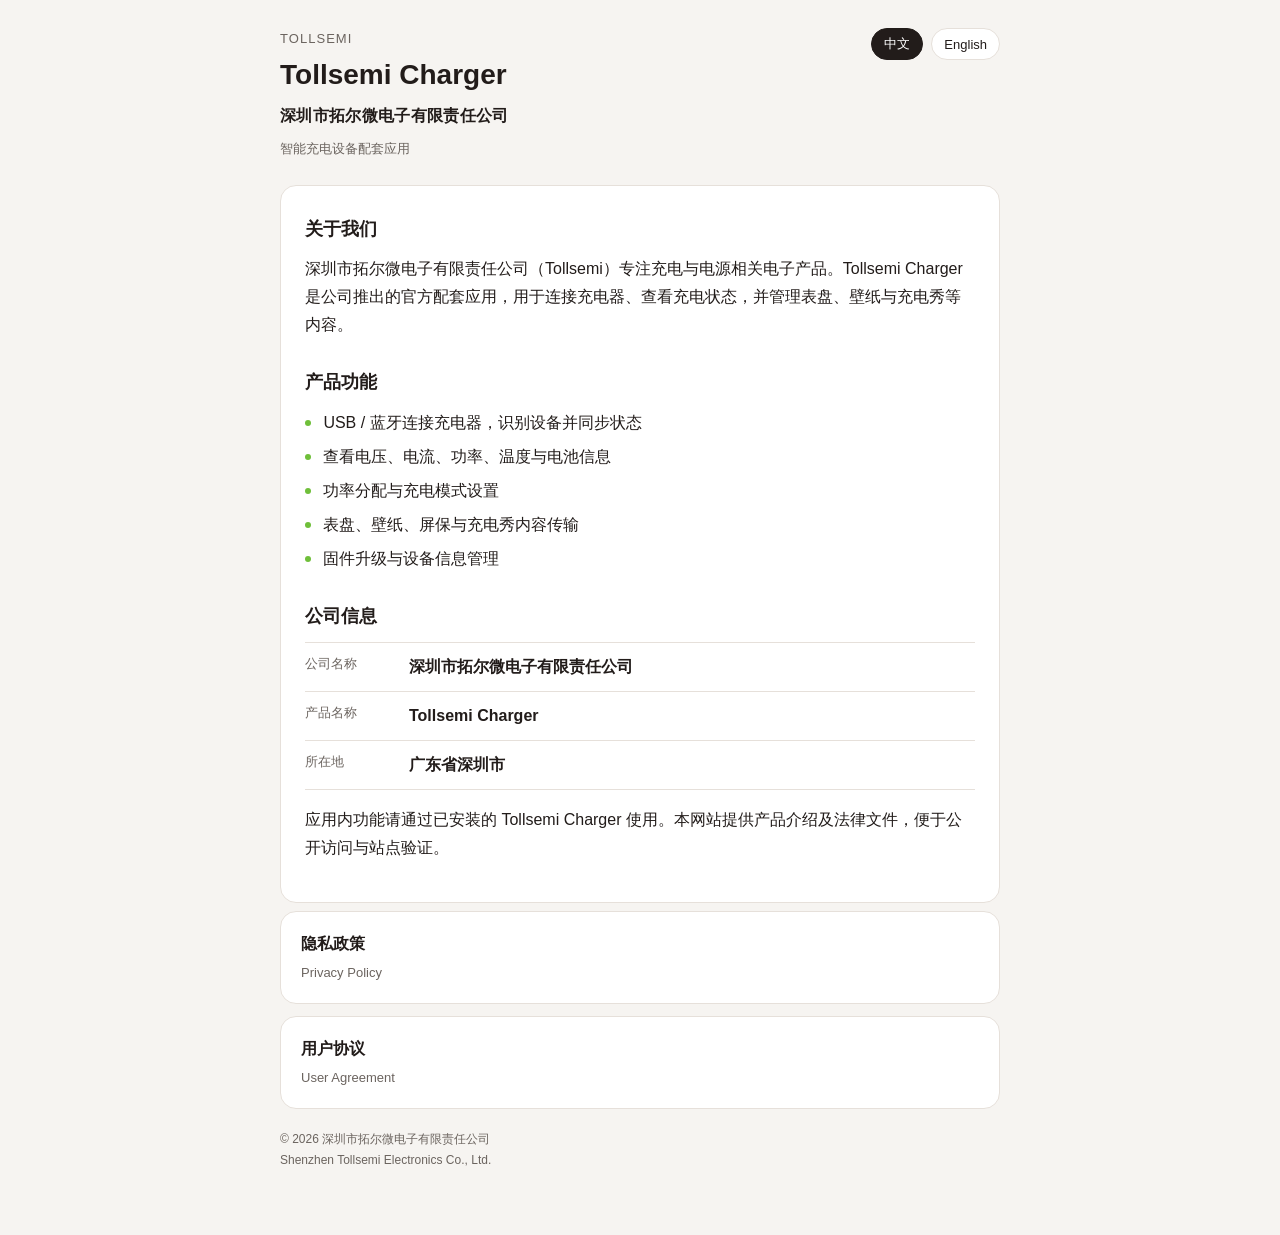
<file: index.html>
<!DOCTYPE html>
<html lang="zh-CN">
<head>
  <meta charset="utf-8">
  <meta name="viewport" content="width=device-width, initial-scale=1">
  <title>Tollsemi Charger · 深圳市拓尔微电子有限责任公司</title>
  <meta name="description" content="深圳市拓尔微电子有限责任公司（Tollsemi）官方页面。Tollsemi Charger 用于充电器连接、充电数据、表盘与充电秀。">
  <meta name="author" content="深圳市拓尔微电子有限责任公司">
  <!--
    Google Search Console 验证（HTML 标签）：
    1. Search Console → 添加资源 → 网址前缀（例如 https://你的域名/）
    2. 选择「HTML 标签」
    3. 把 Google 给的 content 填到下一行
    4. 把本目录上传到网站根目录后，再点验证
  -->
  <meta name="google-site-verification" content="PASTE_GOOGLE_SITE_VERIFICATION_TOKEN">
  <link rel="stylesheet" href="legal.css">
</head>
<body>
  <div class="wrap">
    <header>
      <div>
        <div class="brand">Tollsemi</div>
        <h1 data-zh="Tollsemi Charger" data-en="Tollsemi Charger">Tollsemi Charger</h1>
        <p class="company-name">深圳市拓尔微电子有限责任公司</p>
        <p class="meta" data-zh="智能充电设备配套应用" data-en="Companion app for intelligent chargers">智能充电设备配套应用</p>
      </div>
      <div class="lang">
        <button type="button" data-lang="zh" aria-pressed="true">中文</button>
        <button type="button" data-lang="en" aria-pressed="false">English</button>
      </div>
    </header>

    <article id="zh">
      <h2>关于我们</h2>
      <p>深圳市拓尔微电子有限责任公司（Tollsemi）专注充电与电源相关电子产品。Tollsemi Charger 是公司推出的官方配套应用，用于连接充电器、查看充电状态，并管理表盘、壁纸与充电秀等内容。</p>

      <h2>产品功能</h2>
      <ul class="feature-list">
        <li>USB / 蓝牙连接充电器，识别设备并同步状态</li>
        <li>查看电压、电流、功率、温度与电池信息</li>
        <li>功率分配与充电模式设置</li>
        <li>表盘、壁纸、屏保与充电秀内容传输</li>
        <li>固件升级与设备信息管理</li>
      </ul>

      <h2>公司信息</h2>
      <dl class="info-list">
        <div>
          <dt>公司名称</dt>
          <dd>深圳市拓尔微电子有限责任公司</dd>
        </div>
        <div>
          <dt>产品名称</dt>
          <dd>Tollsemi Charger</dd>
        </div>
        <div>
          <dt>所在地</dt>
          <dd>广东省深圳市</dd>
        </div>
      </dl>
      <p>应用内功能请通过已安装的 Tollsemi Charger 使用。本网站提供产品介绍及法律文件，便于公开访问与站点验证。</p>
    </article>

    <article id="en" hidden>
      <h2>About</h2>
      <p>Shenzhen Tollsemi Electronics Co., Ltd. develops charging and power electronics products. Tollsemi Charger is the official companion app for connecting chargers, viewing charging status, and managing watch faces, wallpapers, and charge-show content.</p>

      <h2>Features</h2>
      <ul class="feature-list">
        <li>Connect chargers over USB or Bluetooth and sync device status</li>
        <li>View voltage, current, power, temperature, and battery data</li>
        <li>Configure power allocation and charging modes</li>
        <li>Transfer watch faces, wallpapers, screensavers, and charge-show content</li>
        <li>Firmware updates and device information</li>
      </ul>

      <h2>Company</h2>
      <dl class="info-list">
        <div>
          <dt>Company</dt>
          <dd>Shenzhen Tollsemi Electronics Co., Ltd.</dd>
        </div>
        <div>
          <dt>Product</dt>
          <dd>Tollsemi Charger</dd>
        </div>
        <div>
          <dt>Location</dt>
          <dd>Shenzhen, Guangdong, China</dd>
        </div>
      </dl>
      <p>App features are available in the installed Tollsemi Charger application. This site publishes product information and legal documents for public access and site verification.</p>
    </article>

    <nav class="links" aria-label="法律文件">
      <a href="privacy-policy.html">
        <strong>隐私政策</strong>
        <span>Privacy Policy</span>
      </a>
      <a href="user-agreement.html">
        <strong>用户协议</strong>
        <span>User Agreement</span>
      </a>
    </nav>

    <footer>
      © 2026 深圳市拓尔微电子有限责任公司<br>
      Shenzhen Tollsemi Electronics Co., Ltd.
    </footer>
  </div>
  <script src="legal.js"></script>
</body>
</html>
</file>
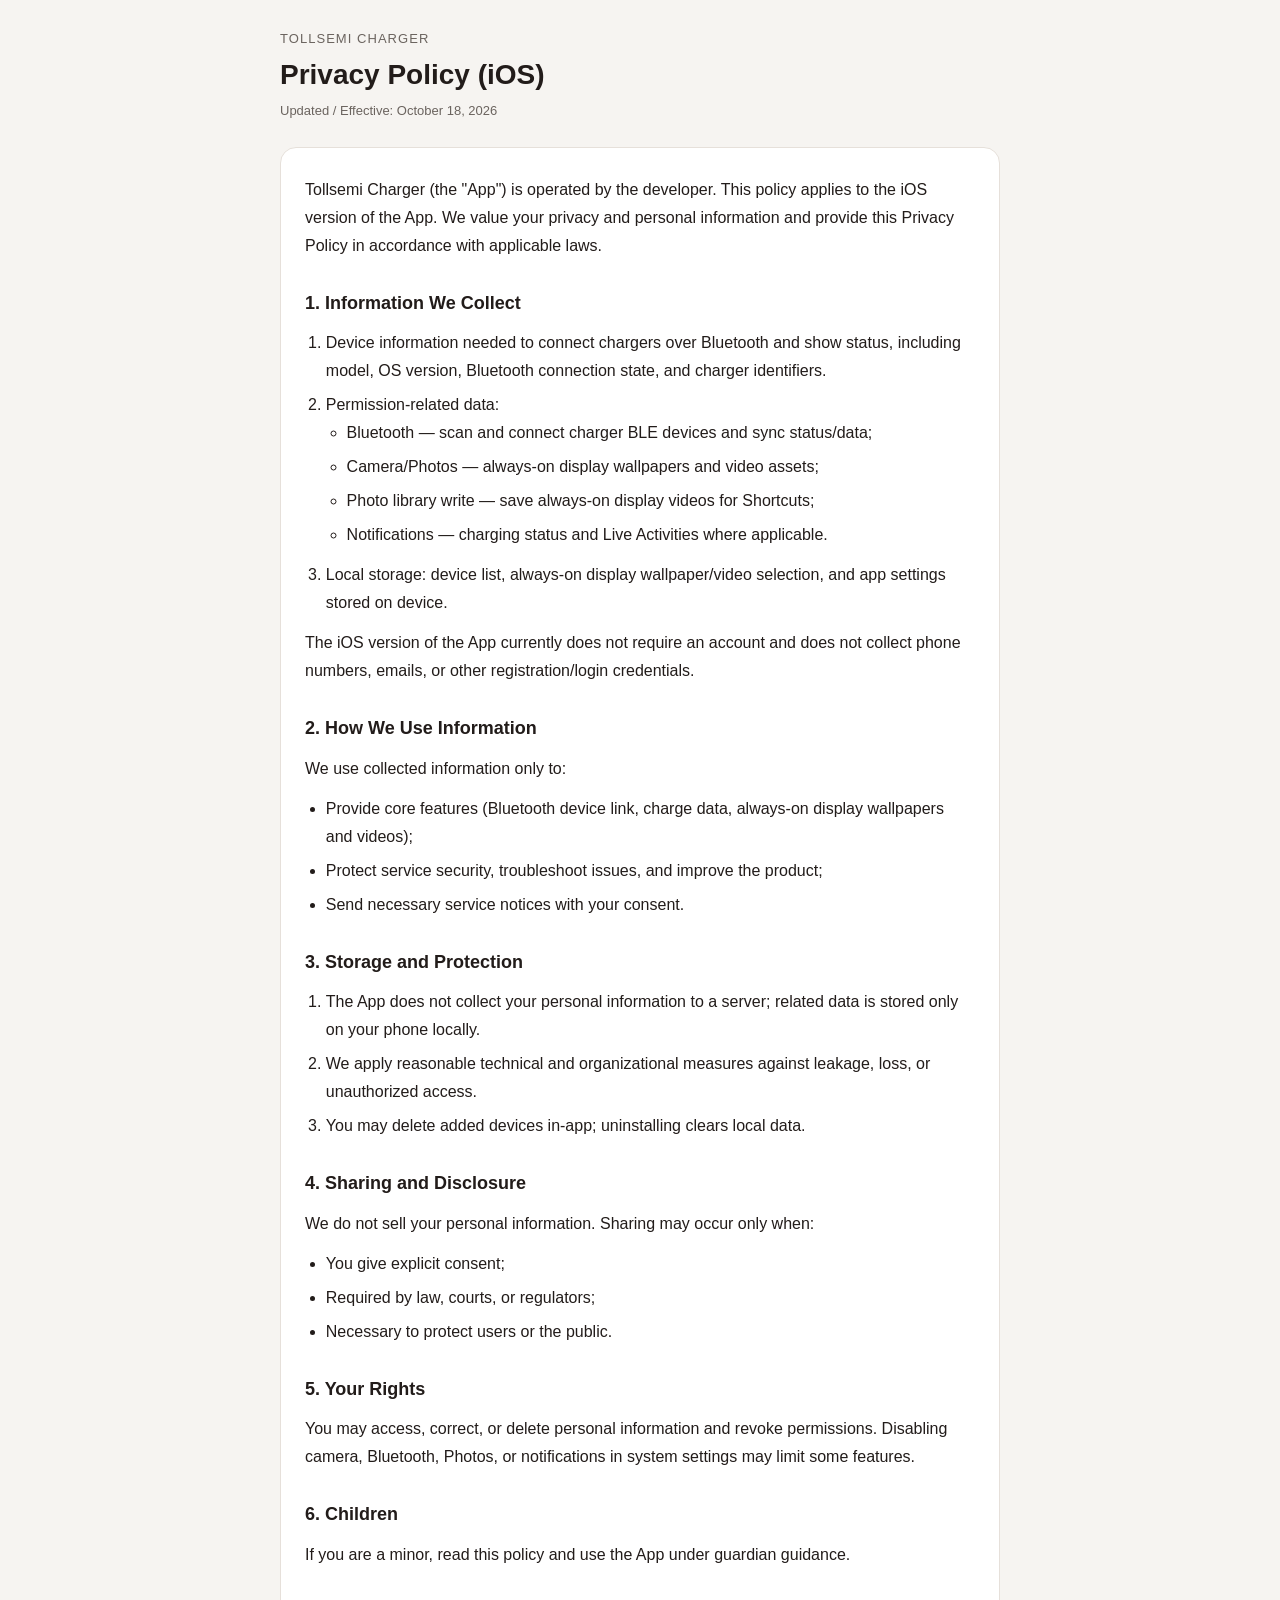
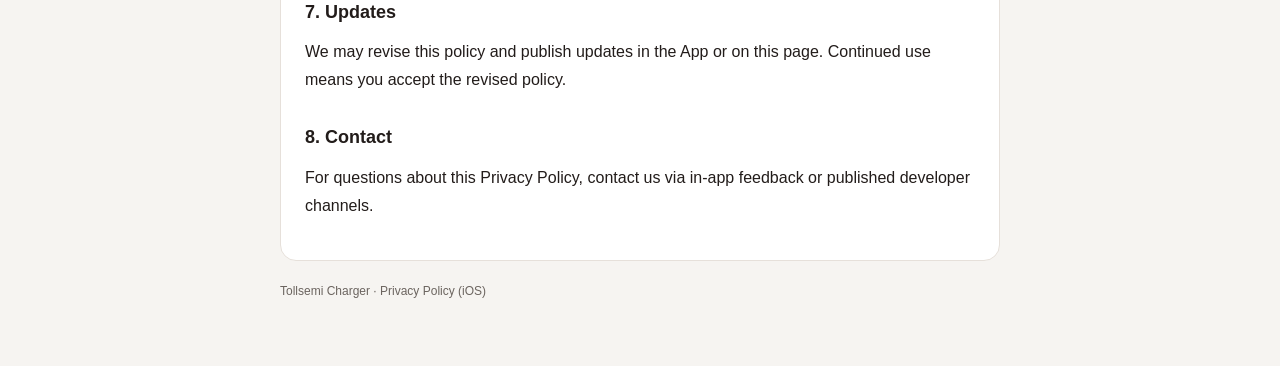
<file: iOS-privacy-policy-en.html>
<!DOCTYPE html>
<html lang="en">
<head>
  <meta charset="utf-8">
  <meta name="viewport" content="width=device-width, initial-scale=1">
  <title>Tollsemi Charger Privacy Policy (iOS)</title>
  <link rel="stylesheet" href="legal.css">
</head>
<body>
  <div class="wrap">
    <header>
      <div>
        <div class="brand">Tollsemi Charger</div>
        <h1>Privacy Policy (iOS)</h1>
        <p class="meta">Updated / Effective: October 18, 2026</p>
      </div>
    </header>

    <article id="en">
      <p>Tollsemi Charger (the "App") is operated by the developer. This policy applies to the iOS version of the App. We value your privacy and personal information and provide this Privacy Policy in accordance with applicable laws.</p>

      <h2>1. Information We Collect</h2>
      <ol>
        <li>Device information needed to connect chargers over Bluetooth and show status, including model, OS version, Bluetooth connection state, and charger identifiers.</li>
        <li>Permission-related data:
          <ul>
            <li>Bluetooth — scan and connect charger BLE devices and sync status/data;</li>
            <li>Camera/Photos — always-on display wallpapers and video assets;</li>
            <li>Photo library write — save always-on display videos for Shortcuts;</li>
            <li>Notifications — charging status and Live Activities where applicable.</li>
          </ul>
        </li>
        <li>Local storage: device list, always-on display wallpaper/video selection, and app settings stored on device.</li>
      </ol>
      <p>The iOS version of the App currently does not require an account and does not collect phone numbers, emails, or other registration/login credentials.</p>

      <h2>2. How We Use Information</h2>
      <p>We use collected information only to:</p>
      <ul>
        <li>Provide core features (Bluetooth device link, charge data, always-on display wallpapers and videos);</li>
        <li>Protect service security, troubleshoot issues, and improve the product;</li>
        <li>Send necessary service notices with your consent.</li>
      </ul>

      <h2>3. Storage and Protection</h2>
      <ol>
        <li>The App does not collect your personal information to a server; related data is stored only on your phone locally.</li>
        <li>We apply reasonable technical and organizational measures against leakage, loss, or unauthorized access.</li>
        <li>You may delete added devices in-app; uninstalling clears local data.</li>
      </ol>

      <h2>4. Sharing and Disclosure</h2>
      <p>We do not sell your personal information. Sharing may occur only when:</p>
      <ul>
        <li>You give explicit consent;</li>
        <li>Required by law, courts, or regulators;</li>
        <li>Necessary to protect users or the public.</li>
      </ul>

      <h2>5. Your Rights</h2>
      <p>You may access, correct, or delete personal information and revoke permissions. Disabling camera, Bluetooth, Photos, or notifications in system settings may limit some features.</p>

      <h2>6. Children</h2>
      <p>If you are a minor, read this policy and use the App under guardian guidance.</p>

      <h2>7. Updates</h2>
      <p>We may revise this policy and publish updates in the App or on this page. Continued use means you accept the revised policy.</p>

      <h2>8. Contact</h2>
      <p>For questions about this Privacy Policy, contact us via in-app feedback or published developer channels.</p>
    </article>

    <footer>Tollsemi Charger · Privacy Policy (iOS)</footer>
  </div>
</body>
</html>
</file>
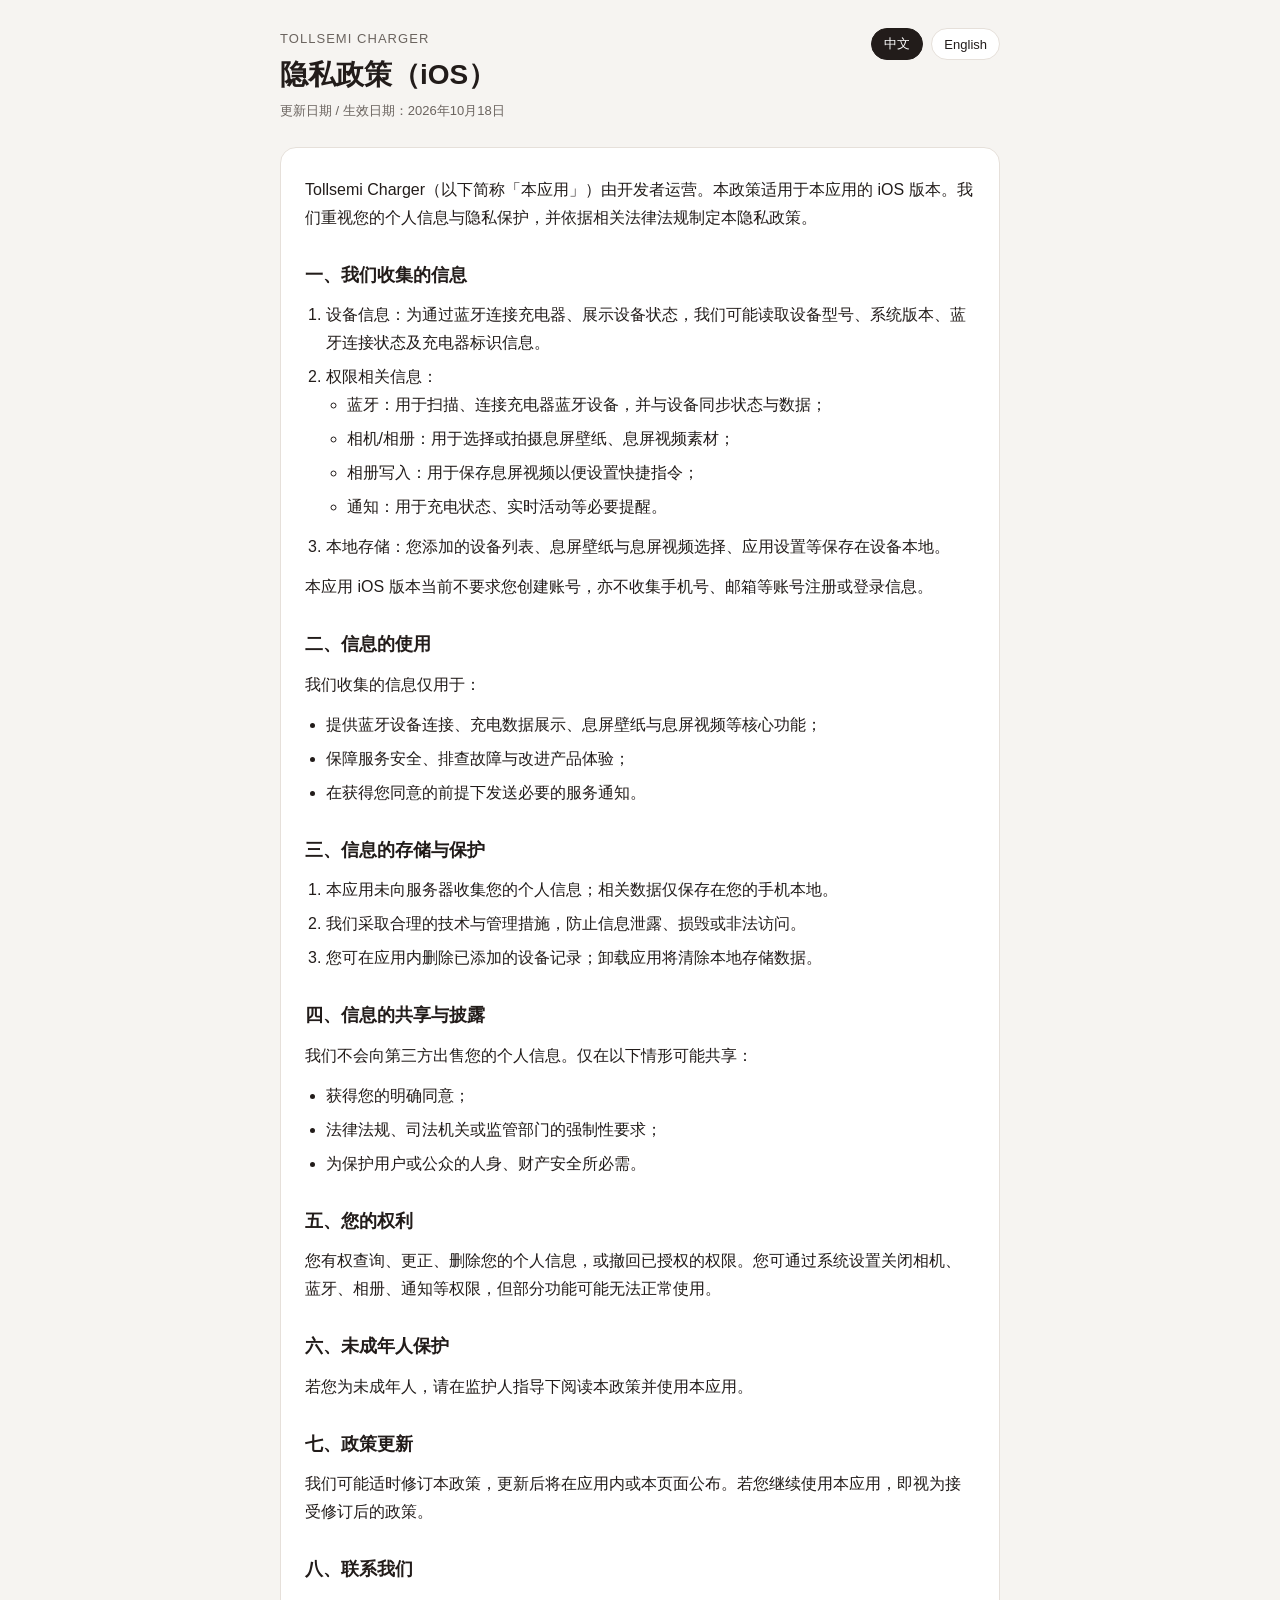
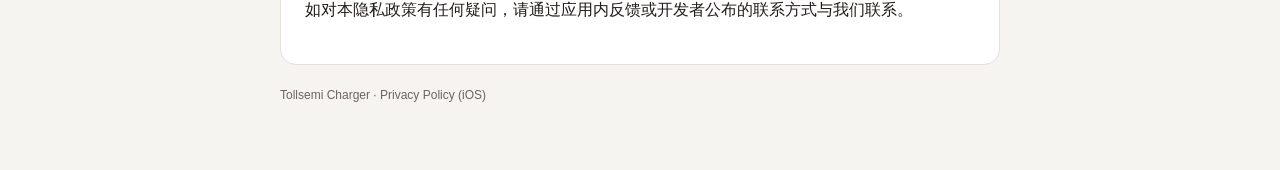
<file: iOS-privacy-policy.html>
<!DOCTYPE html>
<html lang="zh-CN">
<head>
  <meta charset="utf-8">
  <meta name="viewport" content="width=device-width, initial-scale=1">
  <title>Tollsemi Charger 隐私政策（iOS）</title>
  <link rel="stylesheet" href="legal.css">
</head>
<body>
  <div class="wrap">
    <header>
      <div>
        <div class="brand">Tollsemi Charger</div>
        <h1 data-zh="隐私政策（iOS）" data-en="Privacy Policy (iOS)">隐私政策（iOS）</h1>
        <p class="meta" data-zh="更新日期 / 生效日期：2026年10月18日" data-en="Updated / Effective: October 18, 2026">更新日期 / 生效日期：2026年10月18日</p>
      </div>
      <div class="lang">
        <button type="button" data-lang="zh" aria-pressed="true">中文</button>
        <button type="button" data-lang="en" aria-pressed="false">English</button>
      </div>
    </header>

    <article id="zh">
      <p>Tollsemi Charger（以下简称「本应用」）由开发者运营。本政策适用于本应用的 iOS 版本。我们重视您的个人信息与隐私保护，并依据相关法律法规制定本隐私政策。</p>

      <h2>一、我们收集的信息</h2>
      <ol>
        <li>设备信息：为通过蓝牙连接充电器、展示设备状态，我们可能读取设备型号、系统版本、蓝牙连接状态及充电器标识信息。</li>
        <li>权限相关信息：
          <ul>
            <li>蓝牙：用于扫描、连接充电器蓝牙设备，并与设备同步状态与数据；</li>
            <li>相机/相册：用于选择或拍摄息屏壁纸、息屏视频素材；</li>
            <li>相册写入：用于保存息屏视频以便设置快捷指令；</li>
            <li>通知：用于充电状态、实时活动等必要提醒。</li>
          </ul>
        </li>
        <li>本地存储：您添加的设备列表、息屏壁纸与息屏视频选择、应用设置等保存在设备本地。</li>
      </ol>
      <p>本应用 iOS 版本当前不要求您创建账号，亦不收集手机号、邮箱等账号注册或登录信息。</p>

      <h2>二、信息的使用</h2>
      <p>我们收集的信息仅用于：</p>
      <ul>
        <li>提供蓝牙设备连接、充电数据展示、息屏壁纸与息屏视频等核心功能；</li>
        <li>保障服务安全、排查故障与改进产品体验；</li>
        <li>在获得您同意的前提下发送必要的服务通知。</li>
      </ul>

      <h2>三、信息的存储与保护</h2>
      <ol>
        <li>本应用未向服务器收集您的个人信息；相关数据仅保存在您的手机本地。</li>
        <li>我们采取合理的技术与管理措施，防止信息泄露、损毁或非法访问。</li>
        <li>您可在应用内删除已添加的设备记录；卸载应用将清除本地存储数据。</li>
      </ol>

      <h2>四、信息的共享与披露</h2>
      <p>我们不会向第三方出售您的个人信息。仅在以下情形可能共享：</p>
      <ul>
        <li>获得您的明确同意；</li>
        <li>法律法规、司法机关或监管部门的强制性要求；</li>
        <li>为保护用户或公众的人身、财产安全所必需。</li>
      </ul>

      <h2>五、您的权利</h2>
      <p>您有权查询、更正、删除您的个人信息，或撤回已授权的权限。您可通过系统设置关闭相机、蓝牙、相册、通知等权限，但部分功能可能无法正常使用。</p>

      <h2>六、未成年人保护</h2>
      <p>若您为未成年人，请在监护人指导下阅读本政策并使用本应用。</p>

      <h2>七、政策更新</h2>
      <p>我们可能适时修订本政策，更新后将在应用内或本页面公布。若您继续使用本应用，即视为接受修订后的政策。</p>

      <h2>八、联系我们</h2>
      <p>如对本隐私政策有任何疑问，请通过应用内反馈或开发者公布的联系方式与我们联系。</p>
    </article>

    <article id="en" hidden>
      <p>Tollsemi Charger (the "App") is operated by the developer. This policy applies to the iOS version of the App. We value your privacy and personal information and provide this Privacy Policy in accordance with applicable laws.</p>

      <h2>1. Information We Collect</h2>
      <ol>
        <li>Device information needed to connect chargers over Bluetooth and show status, including model, OS version, Bluetooth connection state, and charger identifiers.</li>
        <li>Permission-related data:
          <ul>
            <li>Bluetooth — scan and connect charger BLE devices and sync status/data;</li>
            <li>Camera/Photos — always-on display wallpapers and video assets;</li>
            <li>Photo library write — save always-on display videos for Shortcuts;</li>
            <li>Notifications — charging status and Live Activities where applicable.</li>
          </ul>
        </li>
        <li>Local storage: device list, always-on display wallpaper/video selection, and app settings stored on device.</li>
      </ol>
      <p>The iOS version of the App currently does not require an account and does not collect phone numbers, emails, or other registration/login credentials.</p>

      <h2>2. How We Use Information</h2>
      <p>We use collected information only to:</p>
      <ul>
        <li>Provide core features (Bluetooth device link, charge data, always-on display wallpapers and videos);</li>
        <li>Protect service security, troubleshoot issues, and improve the product;</li>
        <li>Send necessary service notices with your consent.</li>
      </ul>

      <h2>3. Storage and Protection</h2>
      <ol>
        <li>The App does not collect your personal information to a server; related data is stored only on your phone locally.</li>
        <li>We apply reasonable technical and organizational measures against leakage, loss, or unauthorized access.</li>
        <li>You may delete added devices in-app; uninstalling clears local data.</li>
      </ol>

      <h2>4. Sharing and Disclosure</h2>
      <p>We do not sell your personal information. Sharing may occur only when:</p>
      <ul>
        <li>You give explicit consent;</li>
        <li>Required by law, courts, or regulators;</li>
        <li>Necessary to protect users or the public.</li>
      </ul>

      <h2>5. Your Rights</h2>
      <p>You may access, correct, or delete personal information and revoke permissions. Disabling camera, Bluetooth, Photos, or notifications in system settings may limit some features.</p>

      <h2>6. Children</h2>
      <p>If you are a minor, read this policy and use the App under guardian guidance.</p>

      <h2>7. Updates</h2>
      <p>We may revise this policy and publish updates in the App or on this page. Continued use means you accept the revised policy.</p>

      <h2>8. Contact</h2>
      <p>For questions about this Privacy Policy, contact us via in-app feedback or published developer channels.</p>
    </article>

    <footer>Tollsemi Charger · Privacy Policy (iOS)</footer>
  </div>
  <script src="legal.js"></script>
</body>
</html>
</file>
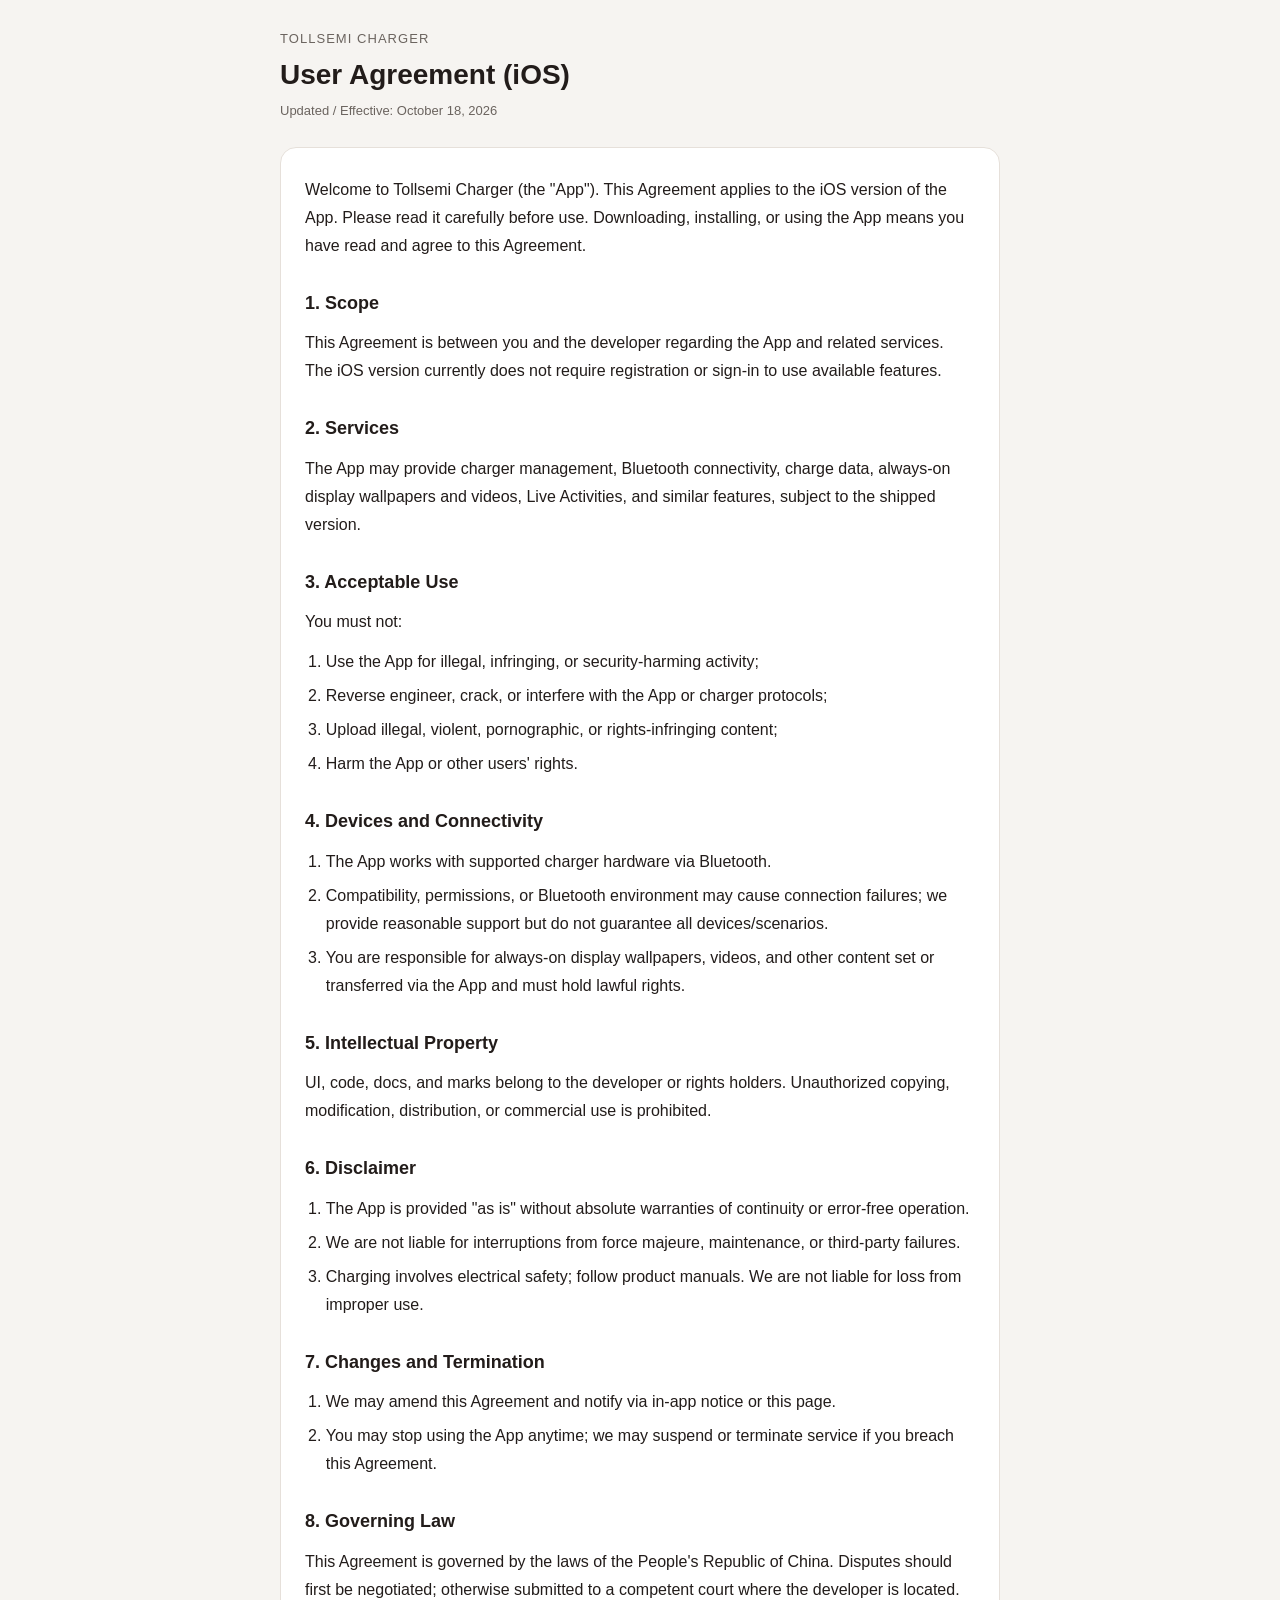
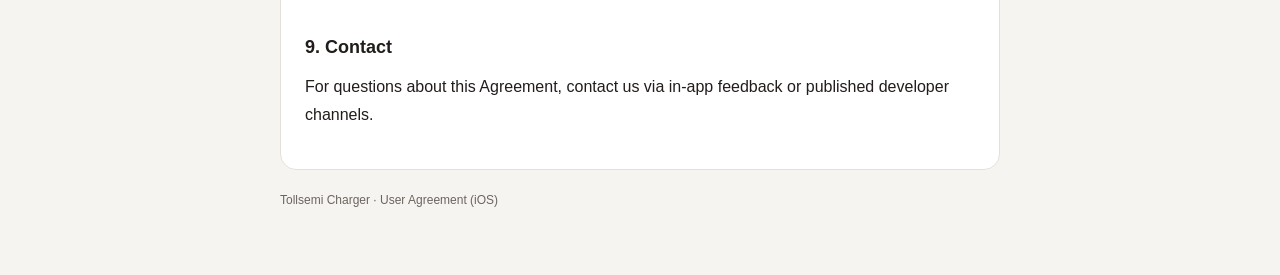
<file: iOS-user-agreement-en.html>
<!DOCTYPE html>
<html lang="en">
<head>
  <meta charset="utf-8">
  <meta name="viewport" content="width=device-width, initial-scale=1">
  <title>Tollsemi Charger User Agreement (iOS)</title>
  <link rel="stylesheet" href="legal.css">
</head>
<body>
  <div class="wrap">
    <header>
      <div>
        <div class="brand">Tollsemi Charger</div>
        <h1>User Agreement (iOS)</h1>
        <p class="meta">Updated / Effective: October 18, 2026</p>
      </div>
    </header>

    <article id="en">
      <p>Welcome to Tollsemi Charger (the "App"). This Agreement applies to the iOS version of the App. Please read it carefully before use. Downloading, installing, or using the App means you have read and agree to this Agreement.</p>

      <h2>1. Scope</h2>
      <p>This Agreement is between you and the developer regarding the App and related services. The iOS version currently does not require registration or sign-in to use available features.</p>

      <h2>2. Services</h2>
      <p>The App may provide charger management, Bluetooth connectivity, charge data, always-on display wallpapers and videos, Live Activities, and similar features, subject to the shipped version.</p>

      <h2>3. Acceptable Use</h2>
      <p>You must not:</p>
      <ol>
        <li>Use the App for illegal, infringing, or security-harming activity;</li>
        <li>Reverse engineer, crack, or interfere with the App or charger protocols;</li>
        <li>Upload illegal, violent, pornographic, or rights-infringing content;</li>
        <li>Harm the App or other users' rights.</li>
      </ol>

      <h2>4. Devices and Connectivity</h2>
      <ol>
        <li>The App works with supported charger hardware via Bluetooth.</li>
        <li>Compatibility, permissions, or Bluetooth environment may cause connection failures; we provide reasonable support but do not guarantee all devices/scenarios.</li>
        <li>You are responsible for always-on display wallpapers, videos, and other content set or transferred via the App and must hold lawful rights.</li>
      </ol>

      <h2>5. Intellectual Property</h2>
      <p>UI, code, docs, and marks belong to the developer or rights holders. Unauthorized copying, modification, distribution, or commercial use is prohibited.</p>

      <h2>6. Disclaimer</h2>
      <ol>
        <li>The App is provided "as is" without absolute warranties of continuity or error-free operation.</li>
        <li>We are not liable for interruptions from force majeure, maintenance, or third-party failures.</li>
        <li>Charging involves electrical safety; follow product manuals. We are not liable for loss from improper use.</li>
      </ol>

      <h2>7. Changes and Termination</h2>
      <ol>
        <li>We may amend this Agreement and notify via in-app notice or this page.</li>
        <li>You may stop using the App anytime; we may suspend or terminate service if you breach this Agreement.</li>
      </ol>

      <h2>8. Governing Law</h2>
      <p>This Agreement is governed by the laws of the People's Republic of China. Disputes should first be negotiated; otherwise submitted to a competent court where the developer is located.</p>

      <h2>9. Contact</h2>
      <p>For questions about this Agreement, contact us via in-app feedback or published developer channels.</p>
    </article>

    <footer>Tollsemi Charger · User Agreement (iOS)</footer>
  </div>
</body>
</html>
</file>
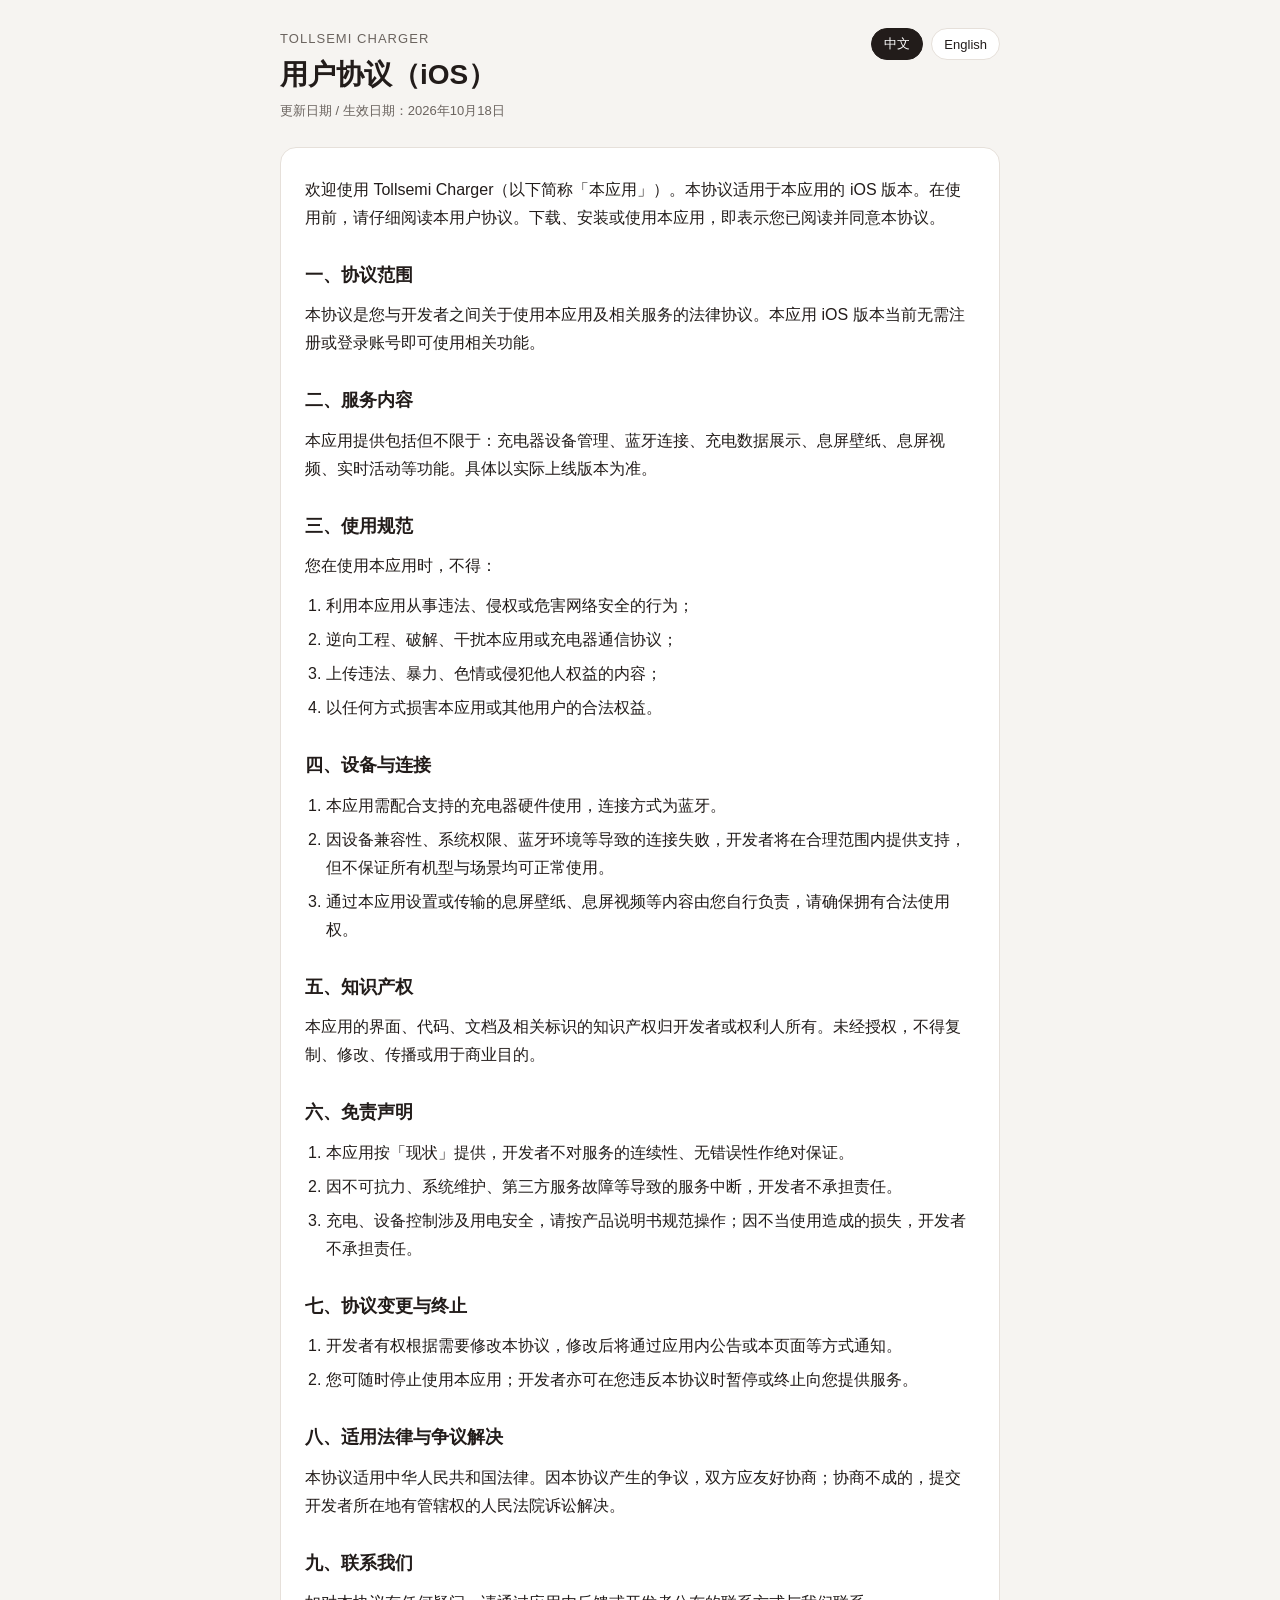
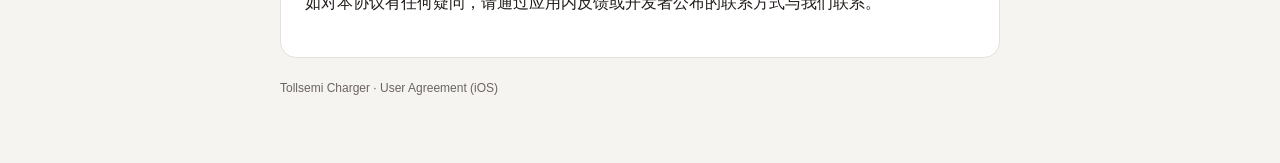
<file: iOS-user-agreement.html>
<!DOCTYPE html>
<html lang="zh-CN">
<head>
  <meta charset="utf-8">
  <meta name="viewport" content="width=device-width, initial-scale=1">
  <title>Tollsemi Charger 用户协议（iOS）</title>
  <link rel="stylesheet" href="legal.css">
</head>
<body>
  <div class="wrap">
    <header>
      <div>
        <div class="brand">Tollsemi Charger</div>
        <h1 data-zh="用户协议（iOS）" data-en="User Agreement (iOS)">用户协议（iOS）</h1>
        <p class="meta" data-zh="更新日期 / 生效日期：2026年10月18日" data-en="Updated / Effective: October 18, 2026">更新日期 / 生效日期：2026年10月18日</p>
      </div>
      <div class="lang">
        <button type="button" data-lang="zh" aria-pressed="true">中文</button>
        <button type="button" data-lang="en" aria-pressed="false">English</button>
      </div>
    </header>

    <article id="zh">
      <p>欢迎使用 Tollsemi Charger（以下简称「本应用」）。本协议适用于本应用的 iOS 版本。在使用前，请仔细阅读本用户协议。下载、安装或使用本应用，即表示您已阅读并同意本协议。</p>

      <h2>一、协议范围</h2>
      <p>本协议是您与开发者之间关于使用本应用及相关服务的法律协议。本应用 iOS 版本当前无需注册或登录账号即可使用相关功能。</p>

      <h2>二、服务内容</h2>
      <p>本应用提供包括但不限于：充电器设备管理、蓝牙连接、充电数据展示、息屏壁纸、息屏视频、实时活动等功能。具体以实际上线版本为准。</p>

      <h2>三、使用规范</h2>
      <p>您在使用本应用时，不得：</p>
      <ol>
        <li>利用本应用从事违法、侵权或危害网络安全的行为；</li>
        <li>逆向工程、破解、干扰本应用或充电器通信协议；</li>
        <li>上传违法、暴力、色情或侵犯他人权益的内容；</li>
        <li>以任何方式损害本应用或其他用户的合法权益。</li>
      </ol>

      <h2>四、设备与连接</h2>
      <ol>
        <li>本应用需配合支持的充电器硬件使用，连接方式为蓝牙。</li>
        <li>因设备兼容性、系统权限、蓝牙环境等导致的连接失败，开发者将在合理范围内提供支持，但不保证所有机型与场景均可正常使用。</li>
        <li>通过本应用设置或传输的息屏壁纸、息屏视频等内容由您自行负责，请确保拥有合法使用权。</li>
      </ol>

      <h2>五、知识产权</h2>
      <p>本应用的界面、代码、文档及相关标识的知识产权归开发者或权利人所有。未经授权，不得复制、修改、传播或用于商业目的。</p>

      <h2>六、免责声明</h2>
      <ol>
        <li>本应用按「现状」提供，开发者不对服务的连续性、无错误性作绝对保证。</li>
        <li>因不可抗力、系统维护、第三方服务故障等导致的服务中断，开发者不承担责任。</li>
        <li>充电、设备控制涉及用电安全，请按产品说明书规范操作；因不当使用造成的损失，开发者不承担责任。</li>
      </ol>

      <h2>七、协议变更与终止</h2>
      <ol>
        <li>开发者有权根据需要修改本协议，修改后将通过应用内公告或本页面等方式通知。</li>
        <li>您可随时停止使用本应用；开发者亦可在您违反本协议时暂停或终止向您提供服务。</li>
      </ol>

      <h2>八、适用法律与争议解决</h2>
      <p>本协议适用中华人民共和国法律。因本协议产生的争议，双方应友好协商；协商不成的，提交开发者所在地有管辖权的人民法院诉讼解决。</p>

      <h2>九、联系我们</h2>
      <p>如对本协议有任何疑问，请通过应用内反馈或开发者公布的联系方式与我们联系。</p>
    </article>

    <article id="en" hidden>
      <p>Welcome to Tollsemi Charger (the "App"). This Agreement applies to the iOS version of the App. Please read it carefully before use. Downloading, installing, or using the App means you have read and agree to this Agreement.</p>

      <h2>1. Scope</h2>
      <p>This Agreement is between you and the developer regarding the App and related services. The iOS version currently does not require registration or sign-in to use available features.</p>

      <h2>2. Services</h2>
      <p>The App may provide charger management, Bluetooth connectivity, charge data, always-on display wallpapers and videos, Live Activities, and similar features, subject to the shipped version.</p>

      <h2>3. Acceptable Use</h2>
      <p>You must not:</p>
      <ol>
        <li>Use the App for illegal, infringing, or security-harming activity;</li>
        <li>Reverse engineer, crack, or interfere with the App or charger protocols;</li>
        <li>Upload illegal, violent, pornographic, or rights-infringing content;</li>
        <li>Harm the App or other users' rights.</li>
      </ol>

      <h2>4. Devices and Connectivity</h2>
      <ol>
        <li>The App works with supported charger hardware via Bluetooth.</li>
        <li>Compatibility, permissions, or Bluetooth environment may cause connection failures; we provide reasonable support but do not guarantee all devices/scenarios.</li>
        <li>You are responsible for always-on display wallpapers, videos, and other content set or transferred via the App and must hold lawful rights.</li>
      </ol>

      <h2>5. Intellectual Property</h2>
      <p>UI, code, docs, and marks belong to the developer or rights holders. Unauthorized copying, modification, distribution, or commercial use is prohibited.</p>

      <h2>6. Disclaimer</h2>
      <ol>
        <li>The App is provided "as is" without absolute warranties of continuity or error-free operation.</li>
        <li>We are not liable for interruptions from force majeure, maintenance, or third-party failures.</li>
        <li>Charging involves electrical safety; follow product manuals. We are not liable for loss from improper use.</li>
      </ol>

      <h2>7. Changes and Termination</h2>
      <ol>
        <li>We may amend this Agreement and notify via in-app notice or this page.</li>
        <li>You may stop using the App anytime; we may suspend or terminate service if you breach this Agreement.</li>
      </ol>

      <h2>8. Governing Law</h2>
      <p>This Agreement is governed by the laws of the People's Republic of China. Disputes should first be negotiated; otherwise submitted to a competent court where the developer is located.</p>

      <h2>9. Contact</h2>
      <p>For questions about this Agreement, contact us via in-app feedback or published developer channels.</p>
    </article>

    <footer>Tollsemi Charger · User Agreement (iOS)</footer>
  </div>
  <script src="legal.js"></script>
</body>
</html>
</file>
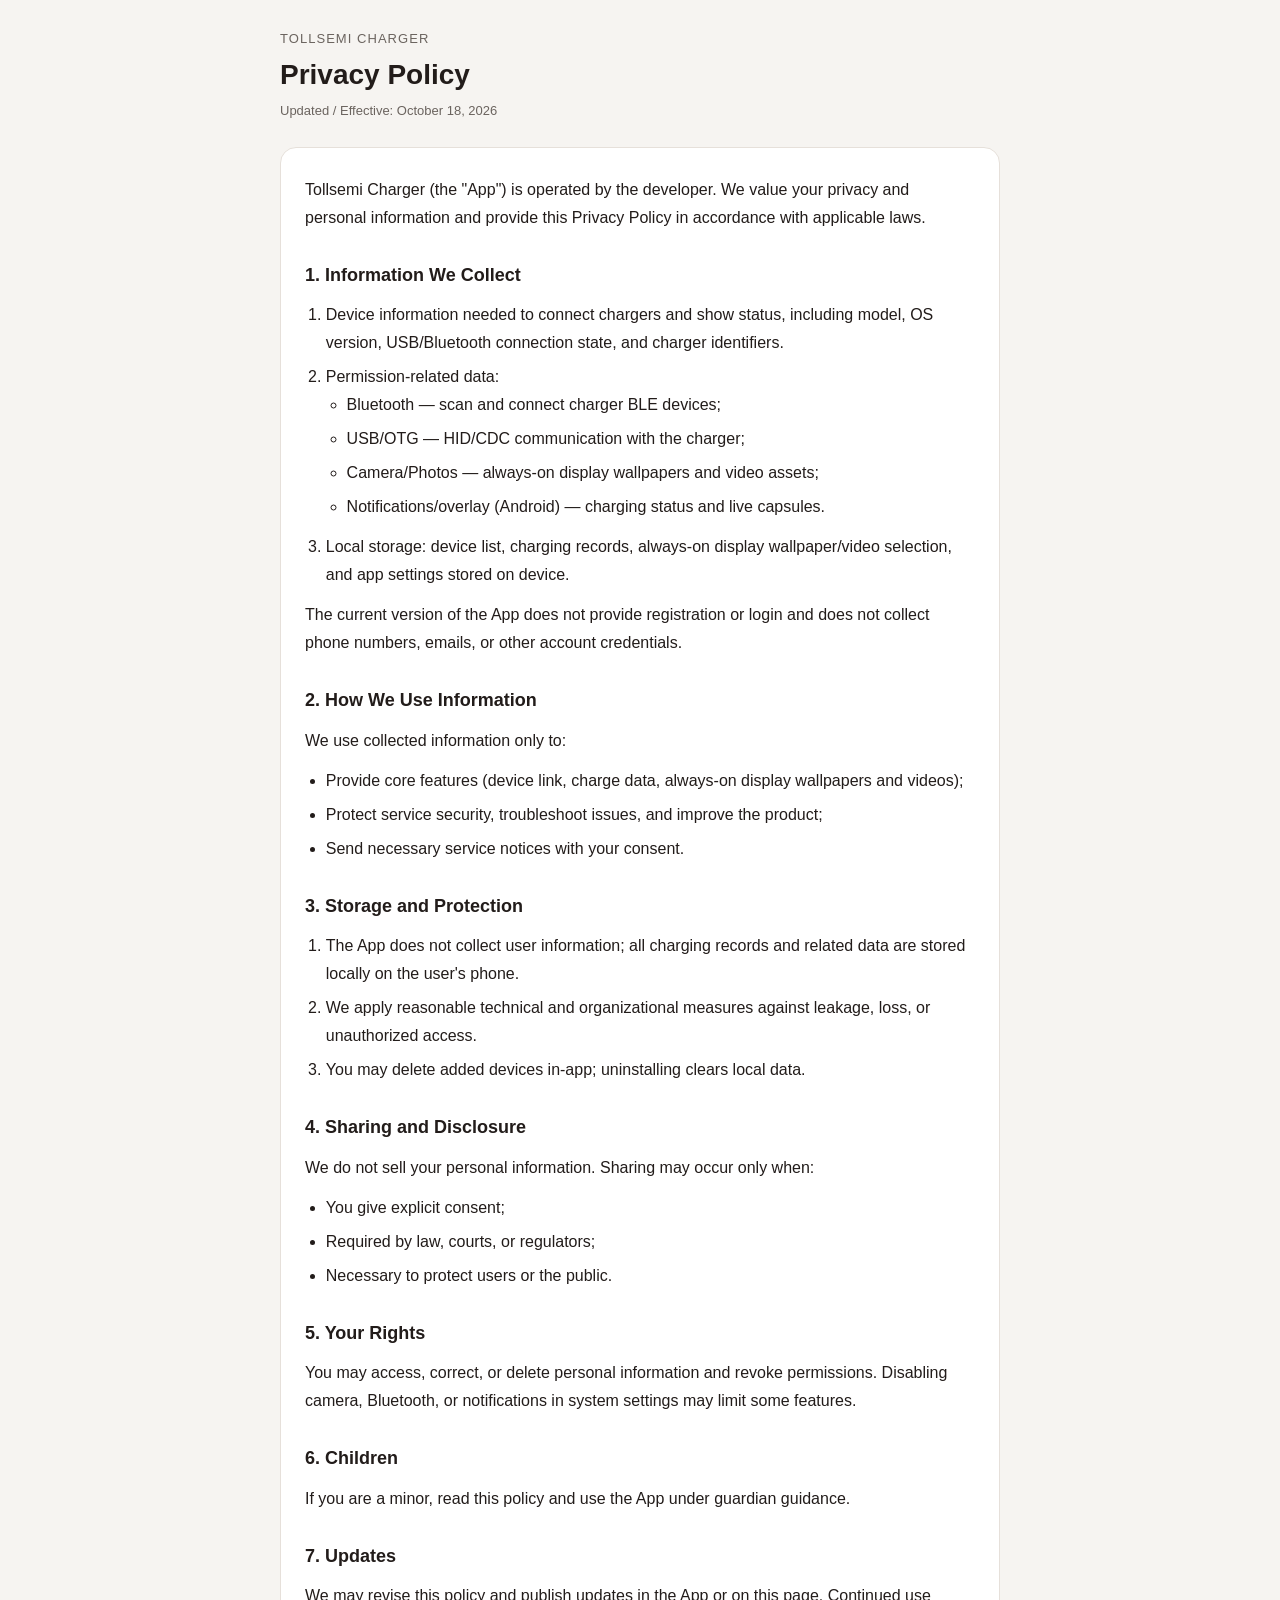
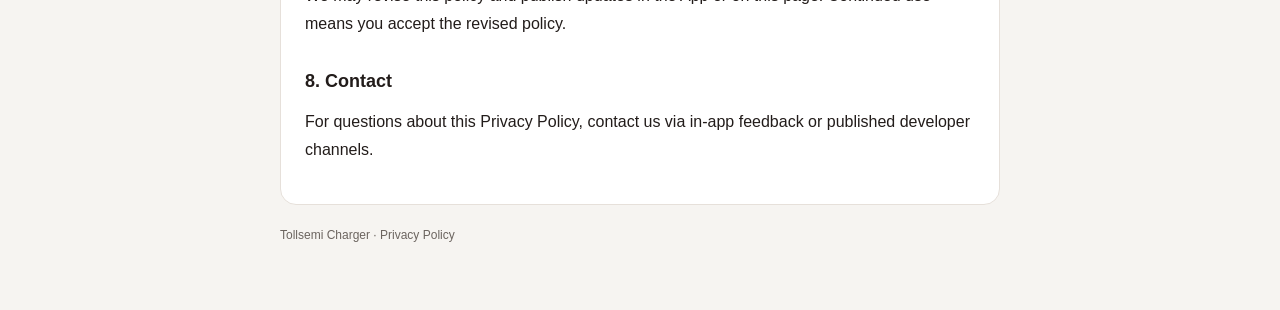
<file: privacy-policy-en.html>
<!DOCTYPE html>
<html lang="en">
<head>
  <meta charset="utf-8">
  <meta name="viewport" content="width=device-width, initial-scale=1">
  <title>Tollsemi Charger Privacy Policy</title>
  <link rel="stylesheet" href="legal.css">
</head>
<body>
  <div class="wrap">
    <header>
      <div>
        <div class="brand">Tollsemi Charger</div>
        <h1>Privacy Policy</h1>
        <p class="meta">Updated / Effective: October 18, 2026</p>
      </div>
    </header>

    <article id="en">
      <p>Tollsemi Charger (the "App") is operated by the developer. We value your privacy and personal information and provide this Privacy Policy in accordance with applicable laws.</p>

      <h2>1. Information We Collect</h2>
      <ol>
        <li>Device information needed to connect chargers and show status, including model, OS version, USB/Bluetooth connection state, and charger identifiers.</li>
        <li>Permission-related data:
          <ul>
            <li>Bluetooth — scan and connect charger BLE devices;</li>
            <li>USB/OTG — HID/CDC communication with the charger;</li>
            <li>Camera/Photos — always-on display wallpapers and video assets;</li>
            <li>Notifications/overlay (Android) — charging status and live capsules.</li>
          </ul>
        </li>
        <li>Local storage: device list, charging records, always-on display wallpaper/video selection, and app settings stored on device.</li>
      </ol>
      <p>The current version of the App does not provide registration or login and does not collect phone numbers, emails, or other account credentials.</p>

      <h2>2. How We Use Information</h2>
      <p>We use collected information only to:</p>
      <ul>
        <li>Provide core features (device link, charge data, always-on display wallpapers and videos);</li>
        <li>Protect service security, troubleshoot issues, and improve the product;</li>
        <li>Send necessary service notices with your consent.</li>
      </ul>

      <h2>3. Storage and Protection</h2>
      <ol>
        <li>The App does not collect user information; all charging records and related data are stored locally on the user's phone.</li>
        <li>We apply reasonable technical and organizational measures against leakage, loss, or unauthorized access.</li>
        <li>You may delete added devices in-app; uninstalling clears local data.</li>
      </ol>

      <h2>4. Sharing and Disclosure</h2>
      <p>We do not sell your personal information. Sharing may occur only when:</p>
      <ul>
        <li>You give explicit consent;</li>
        <li>Required by law, courts, or regulators;</li>
        <li>Necessary to protect users or the public.</li>
      </ul>

      <h2>5. Your Rights</h2>
      <p>You may access, correct, or delete personal information and revoke permissions. Disabling camera, Bluetooth, or notifications in system settings may limit some features.</p>

      <h2>6. Children</h2>
      <p>If you are a minor, read this policy and use the App under guardian guidance.</p>

      <h2>7. Updates</h2>
      <p>We may revise this policy and publish updates in the App or on this page. Continued use means you accept the revised policy.</p>

      <h2>8. Contact</h2>
      <p>For questions about this Privacy Policy, contact us via in-app feedback or published developer channels.</p>
    </article>

    <footer>Tollsemi Charger · Privacy Policy</footer>
  </div>
</body>
</html>
</file>
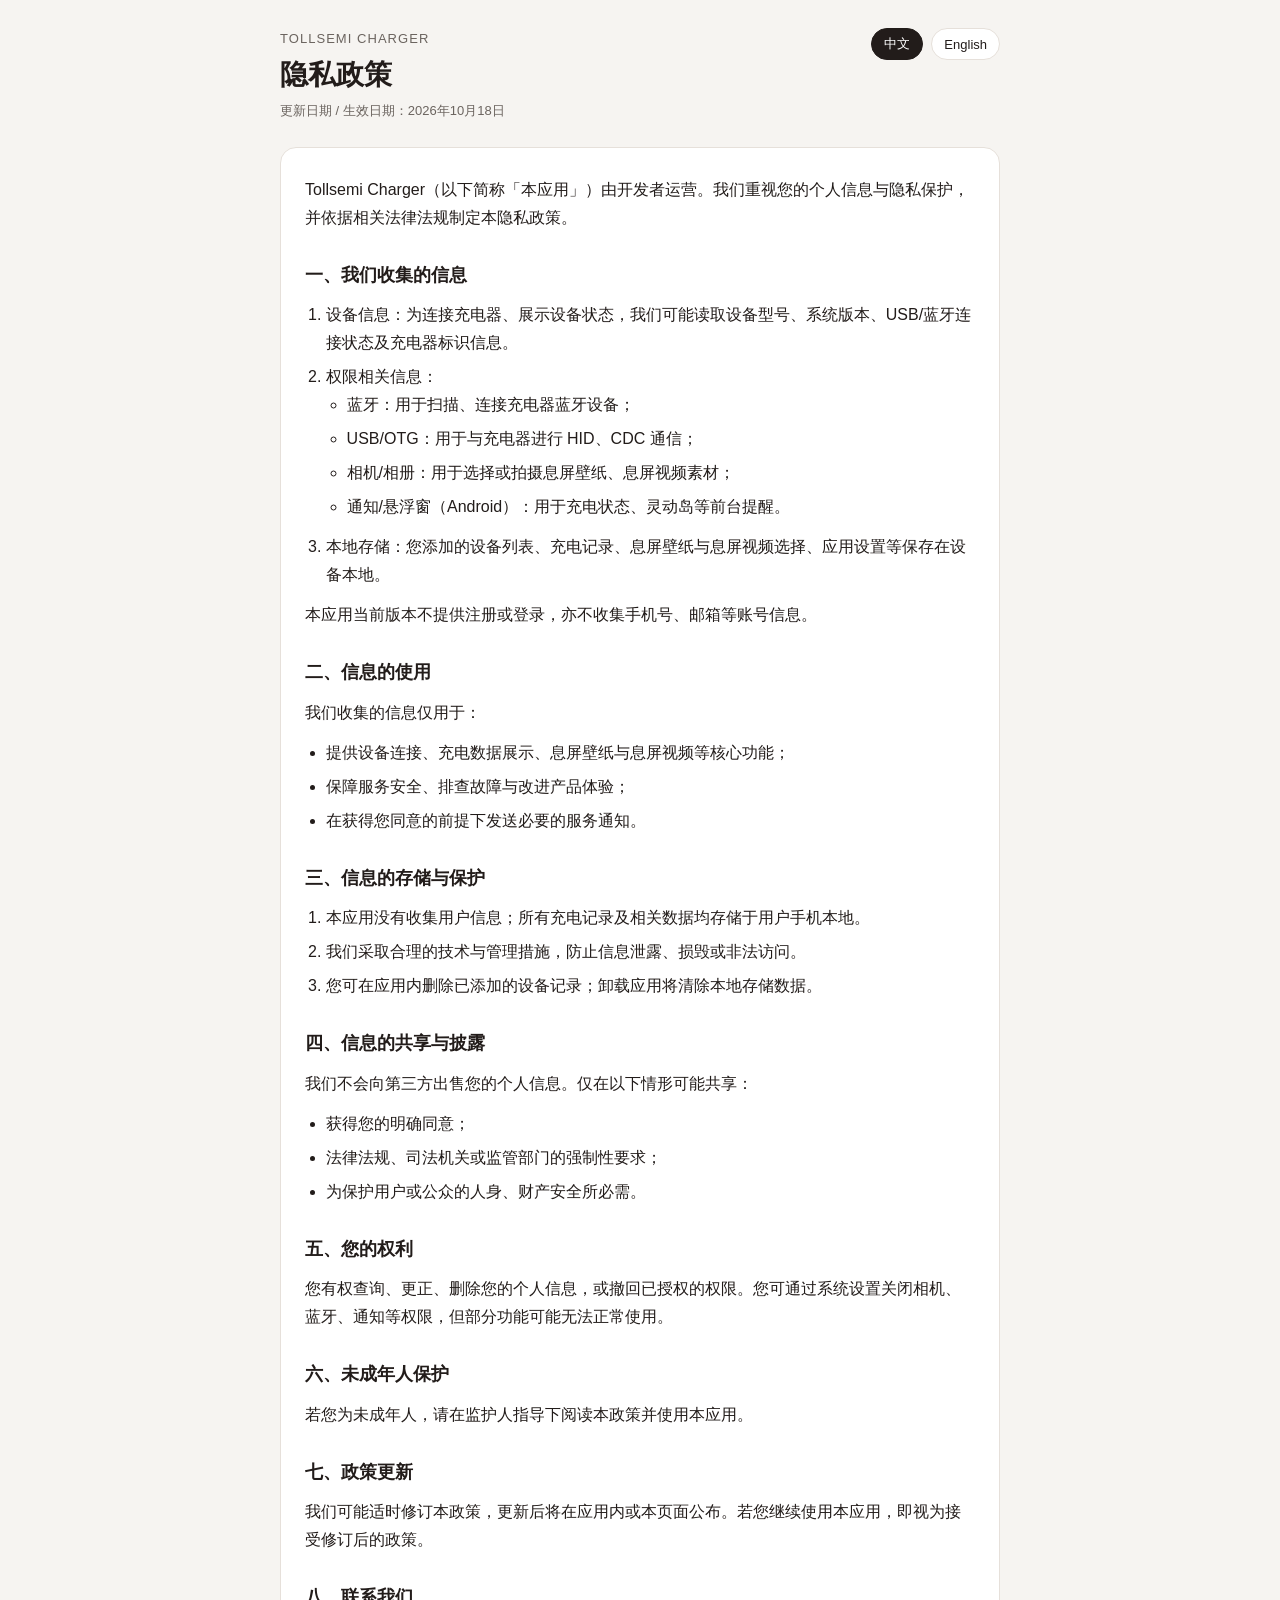
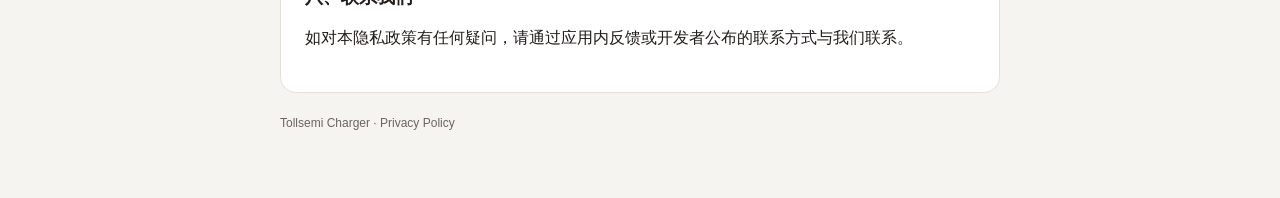
<file: privacy-policy.html>
<!DOCTYPE html>
<html lang="zh-CN">
<head>
  <meta charset="utf-8">
  <meta name="viewport" content="width=device-width, initial-scale=1">
  <title>Tollsemi Charger 隐私政策</title>
  <link rel="stylesheet" href="legal.css">
</head>
<body>
  <div class="wrap">
    <header>
      <div>
        <div class="brand">Tollsemi Charger</div>
        <h1 data-zh="隐私政策" data-en="Privacy Policy">隐私政策</h1>
        <p class="meta" data-zh="更新日期 / 生效日期：2026年10月18日" data-en="Updated / Effective: October 18, 2026">更新日期 / 生效日期：2026年10月18日</p>
      </div>
      <div class="lang">
        <button type="button" data-lang="zh" aria-pressed="true">中文</button>
        <button type="button" data-lang="en" aria-pressed="false">English</button>
      </div>
    </header>

    <article id="zh">
      <p>Tollsemi Charger（以下简称「本应用」）由开发者运营。我们重视您的个人信息与隐私保护，并依据相关法律法规制定本隐私政策。</p>

      <h2>一、我们收集的信息</h2>
      <ol>
        <li>设备信息：为连接充电器、展示设备状态，我们可能读取设备型号、系统版本、USB/蓝牙连接状态及充电器标识信息。</li>
        <li>权限相关信息：
          <ul>
            <li>蓝牙：用于扫描、连接充电器蓝牙设备；</li>
            <li>USB/OTG：用于与充电器进行 HID、CDC 通信；</li>
            <li>相机/相册：用于选择或拍摄息屏壁纸、息屏视频素材；</li>
            <li>通知/悬浮窗（Android）：用于充电状态、灵动岛等前台提醒。</li>
          </ul>
        </li>
        <li>本地存储：您添加的设备列表、充电记录、息屏壁纸与息屏视频选择、应用设置等保存在设备本地。</li>
      </ol>
      <p>本应用当前版本不提供注册或登录，亦不收集手机号、邮箱等账号信息。</p>

      <h2>二、信息的使用</h2>
      <p>我们收集的信息仅用于：</p>
      <ul>
        <li>提供设备连接、充电数据展示、息屏壁纸与息屏视频等核心功能；</li>
        <li>保障服务安全、排查故障与改进产品体验；</li>
        <li>在获得您同意的前提下发送必要的服务通知。</li>
      </ul>

      <h2>三、信息的存储与保护</h2>
      <ol>
        <li>本应用没有收集用户信息；所有充电记录及相关数据均存储于用户手机本地。</li>
        <li>我们采取合理的技术与管理措施，防止信息泄露、损毁或非法访问。</li>
        <li>您可在应用内删除已添加的设备记录；卸载应用将清除本地存储数据。</li>
      </ol>

      <h2>四、信息的共享与披露</h2>
      <p>我们不会向第三方出售您的个人信息。仅在以下情形可能共享：</p>
      <ul>
        <li>获得您的明确同意；</li>
        <li>法律法规、司法机关或监管部门的强制性要求；</li>
        <li>为保护用户或公众的人身、财产安全所必需。</li>
      </ul>

      <h2>五、您的权利</h2>
      <p>您有权查询、更正、删除您的个人信息，或撤回已授权的权限。您可通过系统设置关闭相机、蓝牙、通知等权限，但部分功能可能无法正常使用。</p>

      <h2>六、未成年人保护</h2>
      <p>若您为未成年人，请在监护人指导下阅读本政策并使用本应用。</p>

      <h2>七、政策更新</h2>
      <p>我们可能适时修订本政策，更新后将在应用内或本页面公布。若您继续使用本应用，即视为接受修订后的政策。</p>

      <h2>八、联系我们</h2>
      <p>如对本隐私政策有任何疑问，请通过应用内反馈或开发者公布的联系方式与我们联系。</p>
    </article>

    <article id="en" hidden>
      <p>Tollsemi Charger (the "App") is operated by the developer. We value your privacy and personal information and provide this Privacy Policy in accordance with applicable laws.</p>

      <h2>1. Information We Collect</h2>
      <ol>
        <li>Device information needed to connect chargers and show status, including model, OS version, USB/Bluetooth connection state, and charger identifiers.</li>
        <li>Permission-related data:
          <ul>
            <li>Bluetooth — scan and connect charger BLE devices;</li>
            <li>USB/OTG — HID/CDC communication with the charger;</li>
            <li>Camera/Photos — always-on display wallpapers and video assets;</li>
            <li>Notifications/overlay (Android) — charging status and live capsules.</li>
          </ul>
        </li>
        <li>Local storage: device list, charging records, always-on display wallpaper/video selection, and app settings stored on device.</li>
      </ol>
      <p>The current version of the App does not provide registration or login and does not collect phone numbers, emails, or other account credentials.</p>

      <h2>2. How We Use Information</h2>
      <p>We use collected information only to:</p>
      <ul>
        <li>Provide core features (device link, charge data, always-on display wallpapers and videos);</li>
        <li>Protect service security, troubleshoot issues, and improve the product;</li>
        <li>Send necessary service notices with your consent.</li>
      </ul>

      <h2>3. Storage and Protection</h2>
      <ol>
        <li>The App does not collect user information; all charging records and related data are stored locally on the user's phone.</li>
        <li>We apply reasonable technical and organizational measures against leakage, loss, or unauthorized access.</li>
        <li>You may delete added devices in-app; uninstalling clears local data.</li>
      </ol>

      <h2>4. Sharing and Disclosure</h2>
      <p>We do not sell your personal information. Sharing may occur only when:</p>
      <ul>
        <li>You give explicit consent;</li>
        <li>Required by law, courts, or regulators;</li>
        <li>Necessary to protect users or the public.</li>
      </ul>

      <h2>5. Your Rights</h2>
      <p>You may access, correct, or delete personal information and revoke permissions. Disabling camera, Bluetooth, or notifications in system settings may limit some features.</p>

      <h2>6. Children</h2>
      <p>If you are a minor, read this policy and use the App under guardian guidance.</p>

      <h2>7. Updates</h2>
      <p>We may revise this policy and publish updates in the App or on this page. Continued use means you accept the revised policy.</p>

      <h2>8. Contact</h2>
      <p>For questions about this Privacy Policy, contact us via in-app feedback or published developer channels.</p>
    </article>

    <footer>Tollsemi Charger · Privacy Policy</footer>
  </div>
  <script src="legal.js"></script>
</body>
</html>
</file>
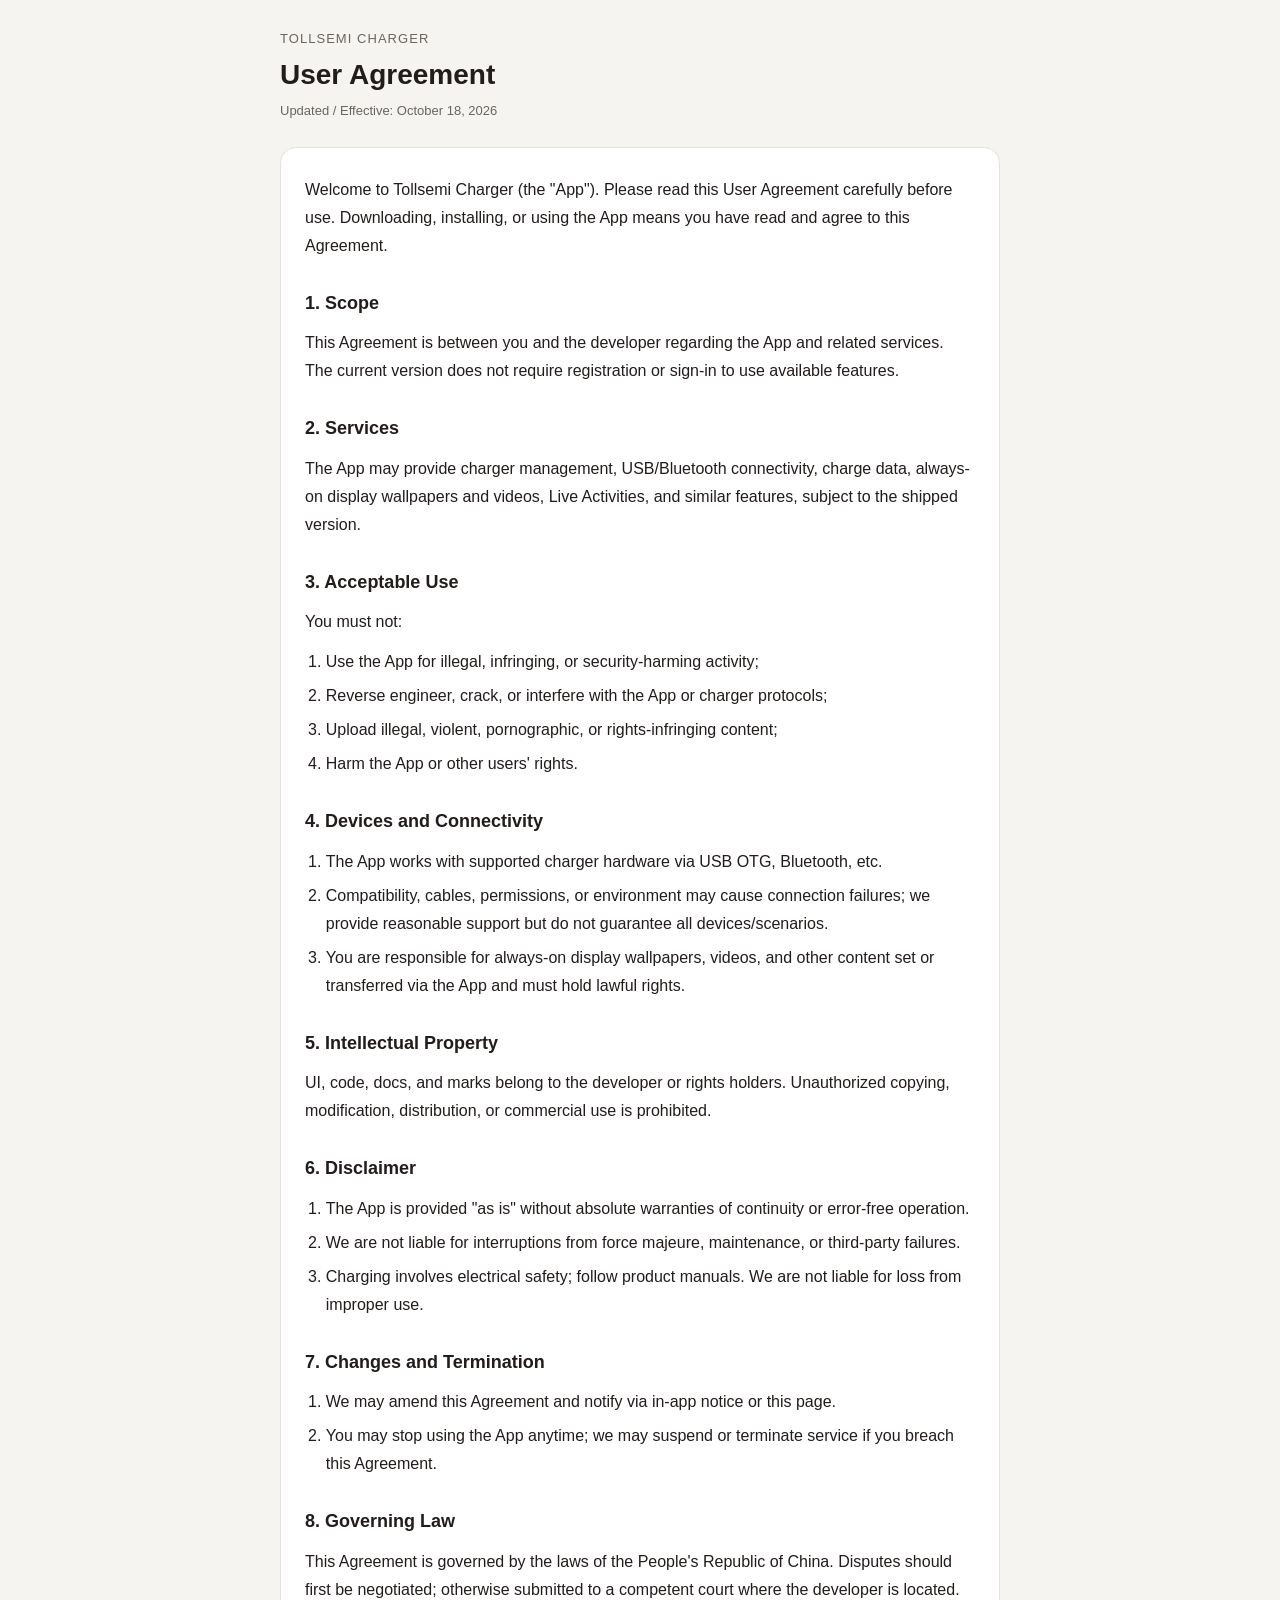
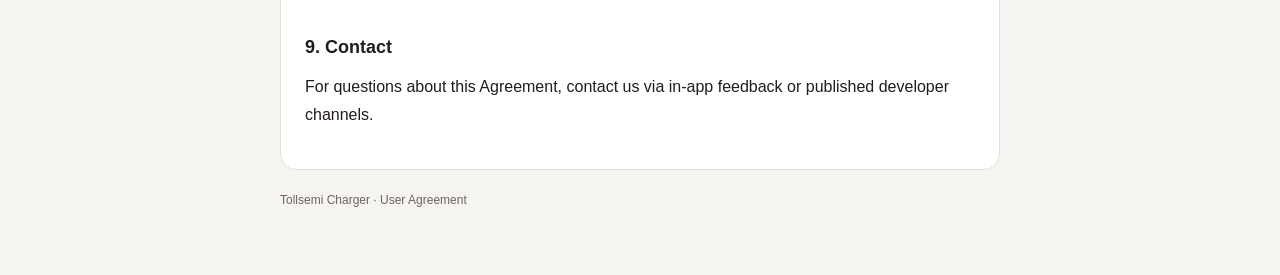
<file: user-agreement-en.html>
<!DOCTYPE html>
<html lang="en">
<head>
  <meta charset="utf-8">
  <meta name="viewport" content="width=device-width, initial-scale=1">
  <title>Tollsemi Charger User Agreement</title>
  <link rel="stylesheet" href="legal.css">
</head>
<body>
  <div class="wrap">
    <header>
      <div>
        <div class="brand">Tollsemi Charger</div>
        <h1>User Agreement</h1>
        <p class="meta">Updated / Effective: October 18, 2026</p>
      </div>
    </header>

    <article id="en">
      <p>Welcome to Tollsemi Charger (the "App"). Please read this User Agreement carefully before use. Downloading, installing, or using the App means you have read and agree to this Agreement.</p>

      <h2>1. Scope</h2>
      <p>This Agreement is between you and the developer regarding the App and related services. The current version does not require registration or sign-in to use available features.</p>

      <h2>2. Services</h2>
      <p>The App may provide charger management, USB/Bluetooth connectivity, charge data, always-on display wallpapers and videos, Live Activities, and similar features, subject to the shipped version.</p>

      <h2>3. Acceptable Use</h2>
      <p>You must not:</p>
      <ol>
        <li>Use the App for illegal, infringing, or security-harming activity;</li>
        <li>Reverse engineer, crack, or interfere with the App or charger protocols;</li>
        <li>Upload illegal, violent, pornographic, or rights-infringing content;</li>
        <li>Harm the App or other users' rights.</li>
      </ol>

      <h2>4. Devices and Connectivity</h2>
      <ol>
        <li>The App works with supported charger hardware via USB OTG, Bluetooth, etc.</li>
        <li>Compatibility, cables, permissions, or environment may cause connection failures; we provide reasonable support but do not guarantee all devices/scenarios.</li>
        <li>You are responsible for always-on display wallpapers, videos, and other content set or transferred via the App and must hold lawful rights.</li>
      </ol>

      <h2>5. Intellectual Property</h2>
      <p>UI, code, docs, and marks belong to the developer or rights holders. Unauthorized copying, modification, distribution, or commercial use is prohibited.</p>

      <h2>6. Disclaimer</h2>
      <ol>
        <li>The App is provided "as is" without absolute warranties of continuity or error-free operation.</li>
        <li>We are not liable for interruptions from force majeure, maintenance, or third-party failures.</li>
        <li>Charging involves electrical safety; follow product manuals. We are not liable for loss from improper use.</li>
      </ol>

      <h2>7. Changes and Termination</h2>
      <ol>
        <li>We may amend this Agreement and notify via in-app notice or this page.</li>
        <li>You may stop using the App anytime; we may suspend or terminate service if you breach this Agreement.</li>
      </ol>

      <h2>8. Governing Law</h2>
      <p>This Agreement is governed by the laws of the People's Republic of China. Disputes should first be negotiated; otherwise submitted to a competent court where the developer is located.</p>

      <h2>9. Contact</h2>
      <p>For questions about this Agreement, contact us via in-app feedback or published developer channels.</p>
    </article>

    <footer>Tollsemi Charger · User Agreement</footer>
  </div>
</body>
</html>
</file>
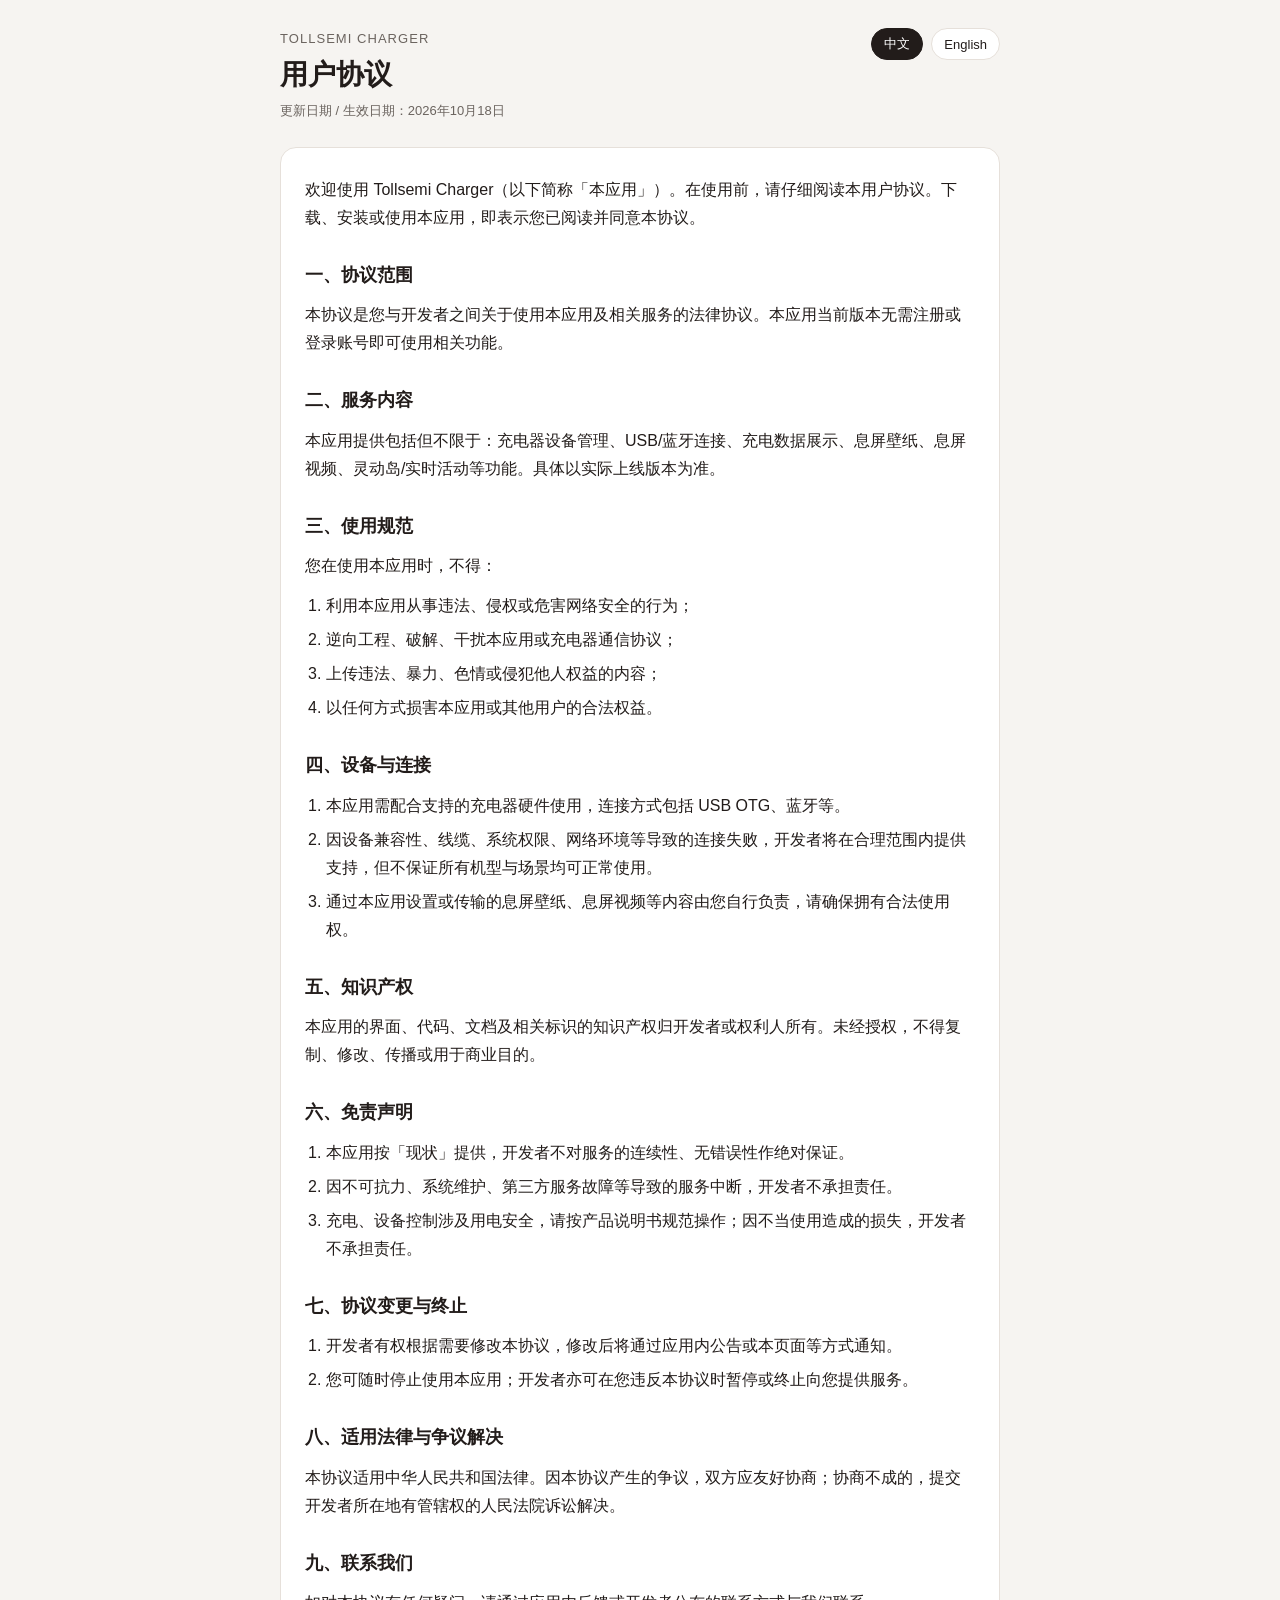
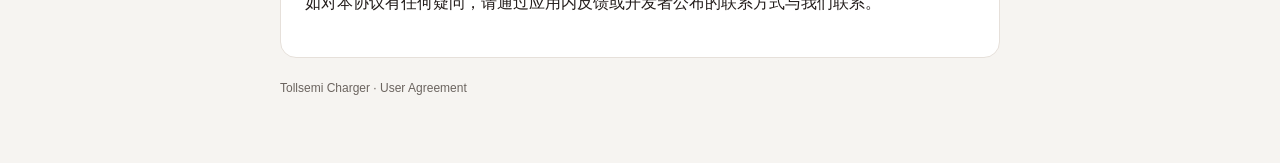
<file: user-agreement.html>
<!DOCTYPE html>
<html lang="zh-CN">
<head>
  <meta charset="utf-8">
  <meta name="viewport" content="width=device-width, initial-scale=1">
  <title>Tollsemi Charger 用户协议</title>
  <link rel="stylesheet" href="legal.css">
</head>
<body>
  <div class="wrap">
    <header>
      <div>
        <div class="brand">Tollsemi Charger</div>
        <h1 data-zh="用户协议" data-en="User Agreement">用户协议</h1>
        <p class="meta" data-zh="更新日期 / 生效日期：2026年10月18日" data-en="Updated / Effective: October 18, 2026">更新日期 / 生效日期：2026年10月18日</p>
      </div>
      <div class="lang">
        <button type="button" data-lang="zh" aria-pressed="true">中文</button>
        <button type="button" data-lang="en" aria-pressed="false">English</button>
      </div>
    </header>

    <article id="zh">
      <p>欢迎使用 Tollsemi Charger（以下简称「本应用」）。在使用前，请仔细阅读本用户协议。下载、安装或使用本应用，即表示您已阅读并同意本协议。</p>

      <h2>一、协议范围</h2>
      <p>本协议是您与开发者之间关于使用本应用及相关服务的法律协议。本应用当前版本无需注册或登录账号即可使用相关功能。</p>

      <h2>二、服务内容</h2>
      <p>本应用提供包括但不限于：充电器设备管理、USB/蓝牙连接、充电数据展示、息屏壁纸、息屏视频、灵动岛/实时活动等功能。具体以实际上线版本为准。</p>

      <h2>三、使用规范</h2>
      <p>您在使用本应用时，不得：</p>
      <ol>
        <li>利用本应用从事违法、侵权或危害网络安全的行为；</li>
        <li>逆向工程、破解、干扰本应用或充电器通信协议；</li>
        <li>上传违法、暴力、色情或侵犯他人权益的内容；</li>
        <li>以任何方式损害本应用或其他用户的合法权益。</li>
      </ol>

      <h2>四、设备与连接</h2>
      <ol>
        <li>本应用需配合支持的充电器硬件使用，连接方式包括 USB OTG、蓝牙等。</li>
        <li>因设备兼容性、线缆、系统权限、网络环境等导致的连接失败，开发者将在合理范围内提供支持，但不保证所有机型与场景均可正常使用。</li>
        <li>通过本应用设置或传输的息屏壁纸、息屏视频等内容由您自行负责，请确保拥有合法使用权。</li>
      </ol>

      <h2>五、知识产权</h2>
      <p>本应用的界面、代码、文档及相关标识的知识产权归开发者或权利人所有。未经授权，不得复制、修改、传播或用于商业目的。</p>

      <h2>六、免责声明</h2>
      <ol>
        <li>本应用按「现状」提供，开发者不对服务的连续性、无错误性作绝对保证。</li>
        <li>因不可抗力、系统维护、第三方服务故障等导致的服务中断，开发者不承担责任。</li>
        <li>充电、设备控制涉及用电安全，请按产品说明书规范操作；因不当使用造成的损失，开发者不承担责任。</li>
      </ol>

      <h2>七、协议变更与终止</h2>
      <ol>
        <li>开发者有权根据需要修改本协议，修改后将通过应用内公告或本页面等方式通知。</li>
        <li>您可随时停止使用本应用；开发者亦可在您违反本协议时暂停或终止向您提供服务。</li>
      </ol>

      <h2>八、适用法律与争议解决</h2>
      <p>本协议适用中华人民共和国法律。因本协议产生的争议，双方应友好协商；协商不成的，提交开发者所在地有管辖权的人民法院诉讼解决。</p>

      <h2>九、联系我们</h2>
      <p>如对本协议有任何疑问，请通过应用内反馈或开发者公布的联系方式与我们联系。</p>
    </article>

    <article id="en" hidden>
      <p>Welcome to Tollsemi Charger (the "App"). Please read this User Agreement carefully before use. Downloading, installing, or using the App means you have read and agree to this Agreement.</p>

      <h2>1. Scope</h2>
      <p>This Agreement is between you and the developer regarding the App and related services. The current version does not require registration or sign-in to use available features.</p>

      <h2>2. Services</h2>
      <p>The App may provide charger management, USB/Bluetooth connectivity, charge data, always-on display wallpapers and videos, Live Activities, and similar features, subject to the shipped version.</p>

      <h2>3. Acceptable Use</h2>
      <p>You must not:</p>
      <ol>
        <li>Use the App for illegal, infringing, or security-harming activity;</li>
        <li>Reverse engineer, crack, or interfere with the App or charger protocols;</li>
        <li>Upload illegal, violent, pornographic, or rights-infringing content;</li>
        <li>Harm the App or other users' rights.</li>
      </ol>

      <h2>4. Devices and Connectivity</h2>
      <ol>
        <li>The App works with supported charger hardware via USB OTG, Bluetooth, etc.</li>
        <li>Compatibility, cables, permissions, or environment may cause connection failures; we provide reasonable support but do not guarantee all devices/scenarios.</li>
        <li>You are responsible for always-on display wallpapers, videos, and other content set or transferred via the App and must hold lawful rights.</li>
      </ol>

      <h2>5. Intellectual Property</h2>
      <p>UI, code, docs, and marks belong to the developer or rights holders. Unauthorized copying, modification, distribution, or commercial use is prohibited.</p>

      <h2>6. Disclaimer</h2>
      <ol>
        <li>The App is provided "as is" without absolute warranties of continuity or error-free operation.</li>
        <li>We are not liable for interruptions from force majeure, maintenance, or third-party failures.</li>
        <li>Charging involves electrical safety; follow product manuals. We are not liable for loss from improper use.</li>
      </ol>

      <h2>7. Changes and Termination</h2>
      <ol>
        <li>We may amend this Agreement and notify via in-app notice or this page.</li>
        <li>You may stop using the App anytime; we may suspend or terminate service if you breach this Agreement.</li>
      </ol>

      <h2>8. Governing Law</h2>
      <p>This Agreement is governed by the laws of the People's Republic of China. Disputes should first be negotiated; otherwise submitted to a competent court where the developer is located.</p>

      <h2>9. Contact</h2>
      <p>For questions about this Agreement, contact us via in-app feedback or published developer channels.</p>
    </article>

    <footer>Tollsemi Charger · User Agreement</footer>
  </div>
  <script src="legal.js"></script>
</body>
</html>
</file>
<file: legal.css>
:root {
  --bg: #f6f4f1;
  --paper: #ffffff;
  --text: #221c1a;
  --muted: #6b645f;
  --line: #e6e0da;
  --accent: #6fbf3a;
  --btn: #221c1a;
}

* {
  box-sizing: border-box;
}

html,
body {
  margin: 0;
  padding: 0;
  background: var(--bg);
  color: var(--text);
  font-family: "PingFang SC", "Noto Sans SC", "Helvetica Neue", Arial, sans-serif;
  line-height: 1.75;
}

.wrap {
  max-width: 760px;
  margin: 0 auto;
  padding: 28px 20px 64px;
}

header {
  display: flex;
  align-items: flex-start;
  justify-content: space-between;
  gap: 16px;
  margin-bottom: 24px;
}

.brand {
  font-size: 13px;
  letter-spacing: 0.08em;
  text-transform: uppercase;
  color: var(--muted);
}

h1 {
  margin: 6px 0 0;
  font-size: 28px;
  line-height: 1.25;
}

.company-name {
  margin: 10px 0 0;
  font-size: 16px;
  font-weight: 600;
  letter-spacing: 0.02em;
}

.meta {
  margin: 8px 0 0;
  color: var(--muted);
  font-size: 13px;
}

.feature-list {
  list-style: none;
  padding-left: 0;
}

.feature-list li {
  position: relative;
  padding-left: 1.15em;
}

.feature-list li::before {
  content: "";
  position: absolute;
  left: 0;
  top: 0.72em;
  width: 6px;
  height: 6px;
  border-radius: 50%;
  background: var(--accent);
}

.info-list {
  margin: 0 0 16px;
}

.info-list div {
  display: grid;
  grid-template-columns: 88px 1fr;
  gap: 8px 16px;
  padding: 10px 0;
  border-top: 1px solid var(--line);
}

.info-list div:last-child {
  border-bottom: 1px solid var(--line);
}

.info-list dt {
  color: var(--muted);
  font-size: 13px;
}

.info-list dd {
  margin: 0;
  font-weight: 600;
}

.lang {
  display: flex;
  gap: 8px;
  flex-shrink: 0;
}

.lang button {
  border: 1px solid var(--line);
  background: var(--paper);
  color: var(--text);
  border-radius: 999px;
  padding: 6px 12px;
  font-size: 13px;
  cursor: pointer;
}

.lang button[aria-pressed="true"] {
  background: var(--btn);
  color: #fff;
  border-color: var(--btn);
}

article {
  background: var(--paper);
  border: 1px solid var(--line);
  border-radius: 16px;
  padding: 28px 24px;
}

h2 {
  margin: 28px 0 10px;
  font-size: 18px;
}

h2:first-child {
  margin-top: 0;
}

p {
  margin: 0 0 12px;
}

ol,
ul {
  margin: 0 0 12px;
  padding-left: 1.3em;
}

li + li {
  margin-top: 6px;
}

.links {
  display: grid;
  gap: 12px;
  margin-top: 8px;
}

.links a {
  display: block;
  background: var(--paper);
  border: 1px solid var(--line);
  border-radius: 16px;
  padding: 18px 20px;
  color: inherit;
  text-decoration: none;
}

.links a:hover {
  border-color: var(--accent);
}

.links strong {
  display: block;
  font-size: 16px;
}

.links span {
  display: block;
  margin-top: 4px;
  color: var(--muted);
  font-size: 13px;
}

footer {
  margin-top: 20px;
  color: var(--muted);
  font-size: 12px;
}

footer a {
  color: var(--muted);
}

@media print {
  body {
    background: #fff;
  }

  article {
    border: 0;
    padding: 0;
  }

  .lang {
    display: none;
  }
}
</file>
